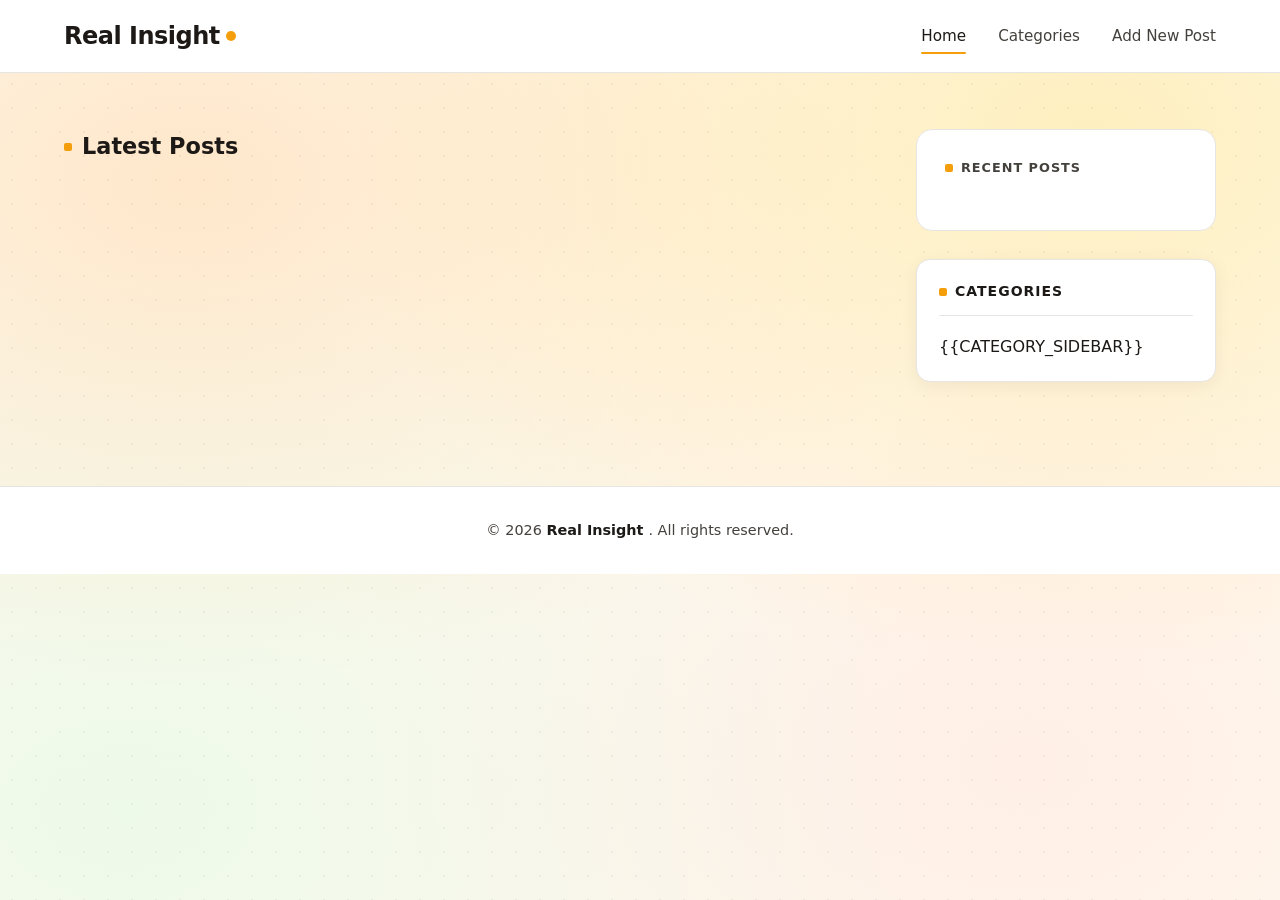
<file: index.html>
<!DOCTYPE html>
<html lang="en">
<head>
  <meta charset="UTF-8">
  <meta name="viewport" content="width=device-width, initial-scale=1.0">

  <title>Real Insight</title>

  <meta
    name="Real Insight delivers trending Nigerian news today, breaking news in Nigeria and latest entertainment news. Get the latest news in Nigeria and Nigeria newspaper headlines today in one trusted blog."
    content="Real Insight"
  >

  <link
    rel="stylesheet"
    href="/style.css"
  >

  <style>
    /* =========================================
       CATEGORY SIDEBAR
       ========================================= */

    .category-sidebar-list {
      display: flex;
      flex-direction: column;
      gap: 9px;
    }




    /*
     * Category rows
     */

    .category-sidebar-item {
      position: relative;

      display: flex;
      align-items: center;
      justify-content: space-between;
      gap: 14px;

      min-height: 48px;
      padding: 11px 12px 11px 17px;

      border-radius: 9px;

      background: #f5f5f4;
      color: #1c1917;

      text-decoration: none;

      font-size: 15px;
      font-weight: 700;

      overflow: hidden;

      transition:
        transform 0.2s ease,
        box-shadow 0.2s ease,
        background 0.2s ease;
    }


    /*
     * Colored accent
     */

    .category-sidebar-item::before {
      content: "";

      position: absolute;
      left: 0;
      top: 0;
      bottom: 0;

      width: 4px;

      background: #f59e0b;
    }

    .category-sidebar-item:nth-child(2)::before {
      background: #3b82f6;
    }

    .category-sidebar-item:nth-child(3)::before {
      background: #10b981;
    }

    .category-sidebar-item:nth-child(4)::before {
      background: #8b5cf6;
    }

    .category-sidebar-item:nth-child(5)::before {
      background: #ef4444;
    }

    .category-sidebar-item:nth-child(6)::before {
      background: #ec4899;
    }

    .category-sidebar-item:nth-child(7)::before {
      background: #14b8a6;
    }

    .category-sidebar-item:nth-child(8)::before {
      background: #f97316;
    }


    /*
     * Hover
     */

    .category-sidebar-item:hover {
      background: #fafaf9;

      transform: translateX(3px);

      box-shadow:
        0 4px 12px rgba(28, 25, 23, 0.08);
    }


    /*
     * Category name
     */

    .category-sidebar-item span:first-child {
      min-width: 0;
    }


    /*
     * Post count badge
     */

    .category-sidebar-item span:last-child {
      flex-shrink: 0;

      min-width: 28px;
      height: 24px;

      padding: 0 8px;

      display: inline-flex;
      align-items: center;
      justify-content: center;

      border-radius: 999px;

      background: #ffffff;
      color: #78716c;

      font-size: 12px;
      font-weight: 800;

      line-height: 1;
    }


    /*
     * Active category
     */

    .category-sidebar-item.active {
      background: #fef3c7;
      color: #92400e;

      box-shadow:
        0 3px 10px rgba(245, 158, 11, 0.12);
    }

    .category-sidebar-item.active span:last-child {
      background: #f59e0b;
      color: #1c1917;
    }


    /*
     * Categories widget
     */

    .sidebar .widget + .widget {
      margin-top: 28px;
    }

    .sidebar .widget:has(.category-sidebar-list) {
      padding: 22px;
      background: #ffffff;
      border: 1px solid #e7e5e4;
      border-radius: 14px;
      box-shadow: 0 4px 18px rgba(28, 25, 23, 0.06);
    }

    .sidebar .widget:has(.category-sidebar-list) .widget-title {
      margin: 0 0 18px;
      padding-bottom: 14px;

      border-bottom: 1px solid #e7e5e4;

      font-size: 14px;
      line-height: 1.3;
      font-weight: 700;
      color: #1c1917;
    }


    /*
     * Mobile
     */

    @media (max-width: 800px) {

      .sidebar .widget + .widget {
        margin-top: 24px;
      }

    }
  </style>

</head>

<body>

<header>

  <div class="nav-container">

    <a
      href="/"
      class="logo"
    >
      Real Insight<span class="logo-dot"></span>
    </a>

    <nav
      class="nav-links"
      id="navLinks"
    >

      <a
        href="/"
        class="active"
      >
        Home
      </a>

      <a href="/categories">
        Categories
      </a>

      <a href="/add-post">
        Add New Post
      </a>

    </nav>

    <button
      class="menu-toggle"
      id="menuToggle"
      aria-label="Toggle navigation"
      aria-expanded="false"
    >

      <span></span>
      <span></span>
      <span></span>

    </button>

  </div>

</header>


<main>

  <section class="home-container">

    


    <div class="content-layout">


      <section class="posts-section">

        <div class="section-heading">

          <h2>
            Latest Posts
          </h2>

        </div>


        <div
          class="post-list"
          id="postList"
        >

          <!-- POSTS_START -->
          <!-- POSTS_END -->

        </div>


        <div
          class="empty-state"
          id="emptyState"
          hidden
        >
          No posts have been published yet.
        </div>

      </section>



      <aside class="sidebar">


        <div class="widget">

          <h3 class="widget-title">
            Recent Posts
          </h3>


          <ul
            class="recent-list"
            id="recentPosts"
          >

            <!-- RECENT_POSTS_START -->
            <!-- RECENT_POSTS_END -->

          </ul>

        </div>



        <div class="widget">

          <h3 class="widget-title">
            Categories
          </h3>


          <div class="category-sidebar-list">

            {{CATEGORY_SIDEBAR}}

          </div>

        </div>


      </aside>


    </div>

  </section>

</main>


<footer>

  <p>

    &copy;

    <span id="currentYear"></span>

    <strong>
      Real Insight
    </strong>.

    All rights reserved.

  </p>

</footer>


<script src="/app.js"></script>

</body>

</html>
</file>
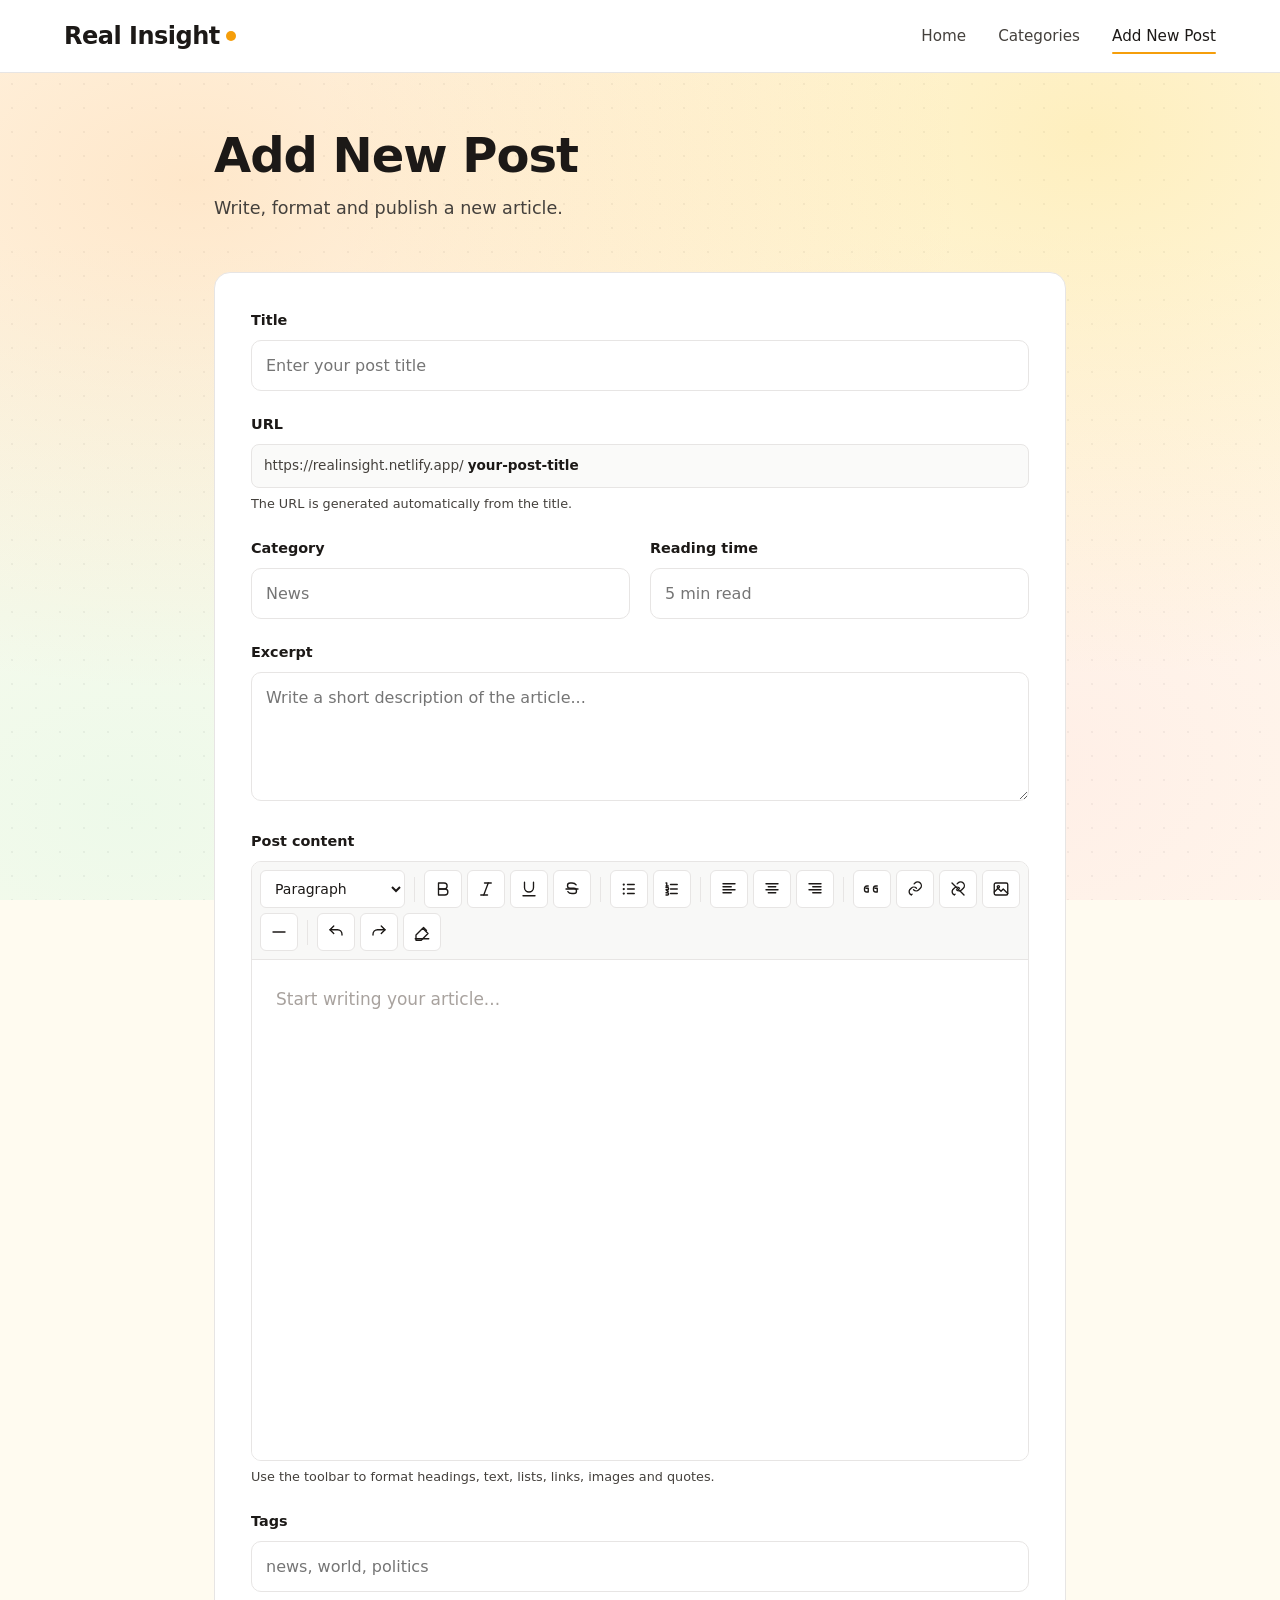
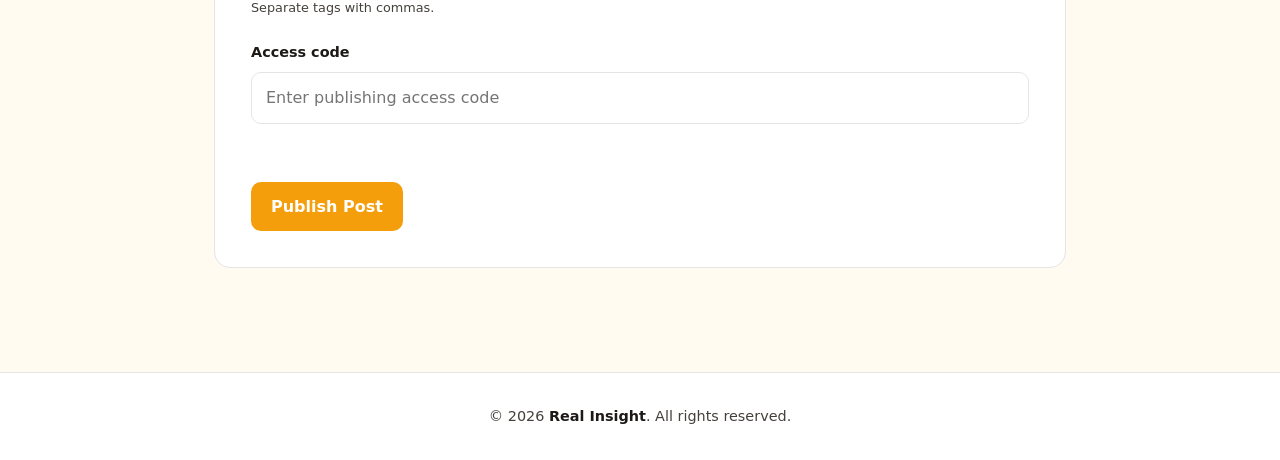
<file: add-post.html>
<!DOCTYPE html>
<html lang="en">
<head>
  <meta charset="UTF-8">
  <meta name="viewport" content="width=device-width, initial-scale=1.0">

  <title>Add New Post | Real Insight</title>

  <meta
    name="robots"
    content="noindex,nofollow"
  >

  <link rel="stylesheet" href="/style.css">
  <style>
  /* Editor toolbar icon fix */
  .editor-toolbar button {
    display: inline-flex;
    align-items: center;
    justify-content: center;
    flex: 0 0 auto;
    width: 38px;
    height: 38px;
    padding: 0;
    line-height: 1;
  }

  .editor-toolbar button svg {
    display: block;
    width: 18px;
    height: 18px;
    min-width: 18px;
    min-height: 18px;
    max-width: 18px;
    max-height: 18px;
    fill: none;
    stroke: currentColor;
    stroke-width: 1.8;
    stroke-linecap: round;
    stroke-linejoin: round;
    pointer-events: none;
  }

  .editor-toolbar button svg path,
  .editor-toolbar button svg line,
  .editor-toolbar button svg polyline,
  .editor-toolbar button svg polygon,
  .editor-toolbar button svg rect,
  .editor-toolbar button svg circle {
    fill: none;
    stroke: currentColor;
    stroke-width: 1.8;
    stroke-linecap: round;
    stroke-linejoin: round;
  }

  .editor-toolbar button svg circle[fill="currentColor"] {
    fill: currentColor;
    stroke: none;
  }

  .editor-toolbar button:hover svg,
  .editor-toolbar button:focus-visible svg {
    stroke: currentColor;
  }

  .editor-toolbar button:hover svg circle[fill="currentColor"],
  .editor-toolbar button:focus-visible svg circle[fill="currentColor"] {
    fill: currentColor;
  }
</style>
</head>

<body>

<header>
  <div class="nav-container">

    <a href="/" class="logo">
      Real Insight<span class="logo-dot"></span>
    </a>

    <nav class="nav-links" id="navLinks">

      <a href="/">
        Home
      </a>

      <a href="/categories">
        Categories
      </a>

      <a href="/add-post" class="active">
        Add New Post
      </a>

    </nav>

    <button
      class="menu-toggle"
      id="menuToggle"
      aria-label="Toggle navigation"
      aria-expanded="false"
    >
      <span></span>
      <span></span>
      <span></span>
    </button>

  </div>
</header>


<main>

  <section class="form-container">

    <div class="page-intro">

      <h1>
        Add New Post
      </h1>

      <p>
        Write, format and publish a new article.
      </p>

    </div>


    <form
      id="postForm"
      class="post-form"
      novalidate
    >

      <!-- TITLE -->

      <div class="form-group">

        <label for="title">
          Title
        </label>

        <input
          id="title"
          name="title"
          type="text"
          autocomplete="off"
          required
          placeholder="Enter your post title"
        >

      </div>


      <!-- SLUG -->

      <div class="form-group">

        <label>
          URL
        </label>

        <div class="slug-preview">

          <span>
            https://realinsight.netlify.app/
          </span>

          <strong id="slugPreview">
            your-post-title
          </strong>

        </div>

        <input
          id="slug"
          name="slug"
          type="hidden"
        >

        <small class="editor-help">
          The URL is generated automatically from the title.
        </small>

      </div>


      <!-- CATEGORY + READING TIME -->

      <div class="form-row">

        <div class="form-group">

          <label for="category">
            Category
          </label>

          <input
            id="category"
            name="category"
            type="text"
            required
            placeholder="News"
          >

        </div>


        <div class="form-group">

          <label for="readingTime">
            Reading time
          </label>

          <input
            id="readingTime"
            name="readingTime"
            type="text"
            placeholder="5 min read"
          >

        </div>

      </div>


      <!-- EXCERPT -->

      <div class="form-group">

        <label for="excerpt">
          Excerpt
        </label>

        <textarea
          id="excerpt"
          name="excerpt"
          rows="4"
          required
          placeholder="Write a short description of the article..."
        ></textarea>

      </div>


      <!-- CONTENT -->

      <div class="form-group">

        <label for="contentEditor">
          Post content
        </label>


        <div class="editor-wrapper">


          <!-- EDITOR TOOLBAR -->

          <div
            class="editor-toolbar"
            role="toolbar"
            aria-label="Post formatting"
          >

            <!-- TEXT STYLE -->

            <select
              id="formatBlock"
              aria-label="Text style"
              title="Text style"
            >

              <option value="p">
                Paragraph
              </option>

              <option value="h1">
                Heading 1
              </option>

              <option value="h2">
                Heading 2
              </option>

              <option value="h3">
                Heading 3
              </option>

              <option value="h4">
                Heading 4
              </option>

              <option value="h5">
                Heading 5
              </option>

              <option value="h6">
                Heading 6
              </option>

            </select>


            <span class="toolbar-separator"></span>


            <!-- TEXT FORMATTING -->

            <button
              type="button"
              data-command="bold"
              title="Bold"
              aria-label="Bold"
            >
              <svg viewBox="0 0 24 24" aria-hidden="true" focusable="false">
                <path d="M6 4h7.5a4 4 0 0 1 0 8H6z"></path>
                <path d="M6 12h8.5a4 4 0 0 1 0 8H6z"></path>
              </svg>
            </button>


            <button
              type="button"
              data-command="italic"
              title="Italic"
              aria-label="Italic"
            >
              <svg viewBox="0 0 24 24" aria-hidden="true" focusable="false">
                <path d="M19 4h-9"></path>
                <path d="M14 20H5"></path>
                <path d="M15 4 9 20"></path>
              </svg>
            </button>


            <button
              type="button"
              data-command="underline"
              title="Underline"
              aria-label="Underline"
            >
              <svg viewBox="0 0 24 24" aria-hidden="true" focusable="false">
                <path d="M6 3v7a6 6 0 0 0 12 0V3"></path>
                <path d="M4 21h16"></path>
              </svg>
            </button>


            <button
              type="button"
              data-command="strikeThrough"
              title="Strikethrough"
              aria-label="Strikethrough"
            >
              <svg viewBox="0 0 24 24" aria-hidden="true" focusable="false">
                <path d="M17.5 6.5C16.5 5 14.5 4 12 4H9.5C7.6 4 6 5.6 6 7.5S7.6 11 9.5 11h5c1.9 0 3.5 1.6 3.5 3.5S16.4 18 14.5 18H12c-2.5 0-4.5-1-5.5-2.5"></path>
                <path d="M4 12h16"></path>
              </svg>
            </button>


            <span class="toolbar-separator"></span>


            <!-- LISTS -->

            <button
              type="button"
              data-command="insertUnorderedList"
              title="Bulleted list"
              aria-label="Bulleted list"
            >
              <svg viewBox="0 0 24 24" aria-hidden="true" focusable="false">
                <circle cx="5" cy="6" r="1.5" fill="currentColor"></circle>
                <circle cx="5" cy="12" r="1.5" fill="currentColor"></circle>
                <circle cx="5" cy="18" r="1.5" fill="currentColor"></circle>
                <path d="M10 6h9"></path>
                <path d="M10 12h9"></path>
                <path d="M10 18h9"></path>
              </svg>
            </button>


            <button
              type="button"
              data-command="insertOrderedList"
              title="Numbered list"
              aria-label="Numbered list"
            >
              <svg viewBox="0 0 24 24" aria-hidden="true" focusable="false">
                <path d="M10 6h9"></path>
                <path d="M10 12h9"></path>
                <path d="M10 18h9"></path>
                <path d="M4 4h1v4"></path>
                <path d="M4 8h3"></path>
                <path d="M4 10h2a1.5 1.5 0 0 1 0 3H4l2 2h1"></path>
                <path d="M4 17h2a1.5 1.5 0 0 1 0 3H4"></path>
              </svg>
            </button>


            <span class="toolbar-separator"></span>


            <!-- ALIGNMENT -->

            <button
              type="button"
              data-command="justifyLeft"
              title="Align left"
              aria-label="Align left"
            >
              <svg viewBox="0 0 24 24" aria-hidden="true" focusable="false">
                <path d="M4 5h16"></path>
                <path d="M4 9h11"></path>
                <path d="M4 13h16"></path>
                <path d="M4 17h11"></path>
              </svg>
            </button>


            <button
              type="button"
              data-command="justifyCenter"
              title="Align center"
              aria-label="Align center"
            >
              <svg viewBox="0 0 24 24" aria-hidden="true" focusable="false">
                <path d="M4 5h16"></path>
                <path d="M7 9h10"></path>
                <path d="M4 13h16"></path>
                <path d="M7 17h10"></path>
              </svg>
            </button>


            <button
              type="button"
              data-command="justifyRight"
              title="Align right"
              aria-label="Align right"
            >
              <svg viewBox="0 0 24 24" aria-hidden="true" focusable="false">
                <path d="M4 5h16"></path>
                <path d="M9 9h11"></path>
                <path d="M4 13h16"></path>
                <path d="M9 17h11"></path>
              </svg>
            </button>


            <span class="toolbar-separator"></span>


            <!-- BLOCKQUOTE -->

            <button
              type="button"
              id="blockquoteButton"
              title="Blockquote"
              aria-label="Blockquote"
            >
              <svg viewBox="0 0 24 24" aria-hidden="true" focusable="false">
                <path d="M7 8H5a3 3 0 0 0-3 3v2a3 3 0 0 0 3 3h2v-5H4"></path>
                <path d="M19 8h-2a3 3 0 0 0-3 3v2a3 3 0 0 0 3 3h2v-5h-3"></path>
              </svg>
            </button>


            <!-- LINK -->

            <button
              type="button"
              id="linkButton"
              title="Insert link"
              aria-label="Insert link"
            >
              <svg viewBox="0 0 24 24" aria-hidden="true" focusable="false">
                <path d="M10 13a5 5 0 0 0 7.07.07l2-2a5 5 0 0 0-7.07-7.07l-1.15 1.15"></path>
                <path d="M14 11a5 5 0 0 0-7.07-.07l-2 2A5 5 0 0 0 7 20l1.15-1.15"></path>
              </svg>
            </button>


            <button
              type="button"
              data-command="unlink"
              title="Remove link"
              aria-label="Remove link"
            >
              <svg viewBox="0 0 24 24" aria-hidden="true" focusable="false">
                <path d="M10 13a5 5 0 0 0 7.07.07l2-2a5 5 0 0 0-7.07-7.07l-1.15 1.15"></path>
                <path d="M14 11a5 5 0 0 0-7.07-.07l-2 2A5 5 0 0 0 7 20l1.15-1.15"></path>
                <path d="M4 4l16 16"></path>
              </svg>
            </button>


            <!-- IMAGE -->

            <button
              type="button"
              id="imageButton"
              title="Insert image"
              aria-label="Insert image"
            >
              <svg viewBox="0 0 24 24" aria-hidden="true" focusable="false">
                <rect x="3" y="4" width="18" height="16" rx="2"></rect>
                <circle cx="8.5" cy="9" r="1.5"></circle>
                <path d="m3 16 5-5 4 4 3-3 6 6"></path>
              </svg>
            </button>


            <!-- HORIZONTAL RULE -->

            <button
              type="button"
              id="horizontalRuleButton"
              title="Horizontal line"
              aria-label="Horizontal line"
            >
              <svg viewBox="0 0 24 24" aria-hidden="true" focusable="false">
                <path d="M4 12h16"></path>
              </svg>
            </button>


            <span class="toolbar-separator"></span>


            <!-- UNDO / REDO -->

            <button
              type="button"
              id="undoButton"
              title="Undo"
              aria-label="Undo"
            >
              <svg viewBox="0 0 24 24" aria-hidden="true" focusable="false">
                <path d="M9 14 4 9l5-5"></path>
                <path d="M4 9h10a6 6 0 0 1 6 6v1"></path>
              </svg>
            </button>


            <button
              type="button"
              id="redoButton"
              title="Redo"
              aria-label="Redo"
            >
              <svg viewBox="0 0 24 24" aria-hidden="true" focusable="false">
                <path d="m15 14 5-5-5-5"></path>
                <path d="M20 9H10a6 6 0 0 0-6 6v1"></path>
              </svg>
            </button>


            <!-- CLEAR FORMATTING -->

            <button
              type="button"
              data-command="removeFormat"
              title="Clear formatting"
              aria-label="Clear formatting"
            >
              <svg viewBox="0 0 24 24" aria-hidden="true" focusable="false">
                <path d="m4 16 9-9 7 7-9 9H4z"></path>
                <path d="m14 6 4 4"></path>
                <path d="M3 21h18"></path>
              </svg>
            </button>

          </div>


          <!-- EDITOR -->

          <div
            id="contentEditor"
            class="rich-editor"
            contenteditable="true"
            role="textbox"
            aria-multiline="true"
            data-placeholder="Start writing your article..."
            spellcheck="true"
          ></div>

        </div>


        <!-- HIDDEN CONTENT -->

        <textarea
          id="content"
          name="content"
          hidden
        ></textarea>


        <small class="editor-help">
          Use the toolbar to format headings, text, lists, links, images and quotes.
        </small>

      </div>


      <!-- TAGS -->

      <div class="form-group">

        <label for="tags">
          Tags
        </label>

        <input
          id="tags"
          name="tags"
          type="text"
          placeholder="news, world, politics"
        >

        <small class="editor-help">
          Separate tags with commas.
        </small>

      </div>


      <!-- ACCESS CODE -->

      <div class="form-group">

        <label for="accessCode">
          Access code
        </label>

        <input
          id="accessCode"
          name="accessCode"
          type="password"
          required
          autocomplete="off"
          placeholder="Enter publishing access code"
        >

      </div>


      <div
        id="formMessage"
        class="form-message"
        role="status"
        aria-live="polite"
      ></div>


      <button
        type="submit"
        class="primary-button"
        id="publishButton"
      >
        Publish Post
      </button>

    </form>

  </section>

</main>


<footer>

  <p>
    &copy;
    <span id="currentYear"></span>
    <strong>Real Insight</strong>.
    All rights reserved.
  </p>

</footer>


<!-- IMAGE DIALOG -->

<dialog
  id="imageDialog"
  class="editor-dialog"
>

  <form method="dialog">

    <h2>
      Insert Image
    </h2>


    <div class="form-group">

      <label for="imageUrl">
        Image URL
      </label>

      <input
        id="imageUrl"
        type="url"
        placeholder="https://example.com/image.jpg"
        autocomplete="off"
      >

    </div>


    <div class="form-group">

      <label for="imageAlt">
        Alt text
      </label>

      <input
        id="imageAlt"
        type="text"
        placeholder="Describe the image"
        autocomplete="off"
      >

      <small class="editor-help">
        Describe what the image shows.
      </small>

    </div>


    <div class="editor-dialog-actions">

      <button
        type="button"
        id="cancelImageButton"
      >
        Cancel
      </button>

      <button
        type="button"
        id="insertImageButton"
      >
        Insert Image
      </button>

    </div>

  </form>

</dialog>


<script src="/app.js"></script>
<script src="/add-post.js"></script>

</body>
</html>
</file>
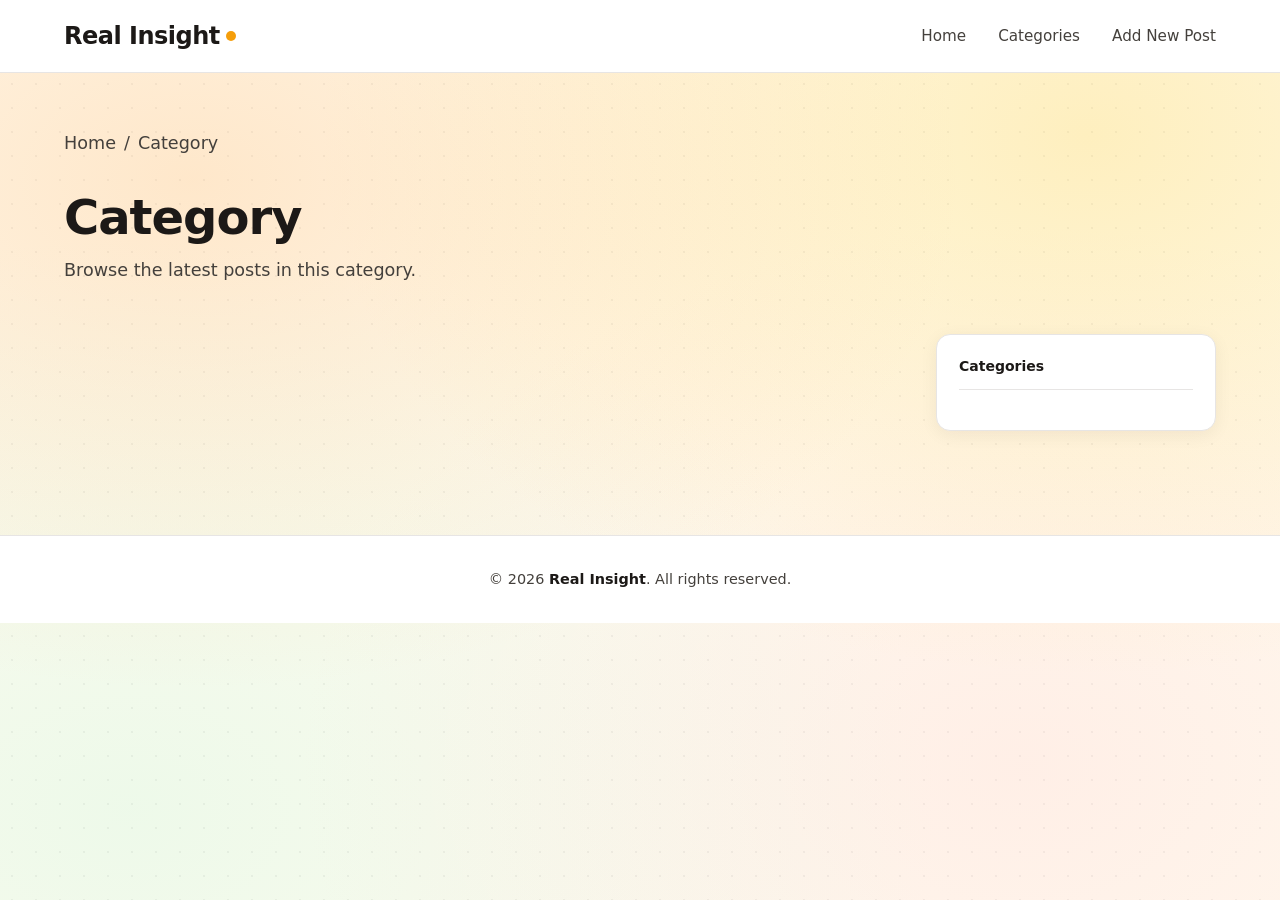
<file: categories.html>
<!DOCTYPE html>
<html lang="en">
<head>
  <meta charset="UTF-8">
  <meta name="viewport" content="width=device-width, initial-scale=1.0">

  <title id="pageTitle">Category | Real Insight</title>

  <meta
    name="description"
    id="pageDescription"
    content="Browse Real Insight posts by category."
  >

  <link rel="stylesheet" href="/style.css">
  <style>
  /* =========================================
     CATEGORY PAGE
     ========================================= */

  .category-layout {
    display: grid;
    grid-template-columns: minmax(0, 1fr) 280px;
    gap: 44px;
    align-items: start;
  }

  .category-posts {
    min-width: 0;
  }

  .category-sidebar {
    width: 100%;
  }

  /*
   * White sidebar card
   */

  .sidebar-section {
    padding: 22px;
    background: #ffffff;
    border: 1px solid #e7e5e4;
    border-radius: 14px;
    box-shadow: 0 4px 18px rgba(28, 25, 23, 0.06);
  }

  .sidebar-section h2 {
    margin: 0 0 18px;
    padding-bottom: 14px;

    border-bottom: 1px solid #e7e5e4;

    font-size: 14px;
    line-height: 1.3;
    font-weight: 700;
    color: #1c1917;
  }

  .category-sidebar-list {
    display: flex;
    flex-direction: column;
    gap: 9px;
  }

  /*
   * Category rows
   */

  .category-sidebar-item {
    position: relative;

    display: flex;
    align-items: center;
    justify-content: space-between;
    gap: 14px;

    min-height: 48px;
    padding: 11px 12px 11px 17px;

    border-radius: 9px;

    background: #f5f5f4;
    color: #1c1917;

    text-decoration: none;

    font-size: 15px;
    font-weight: 700;

    overflow: hidden;

    transition:
      transform 0.2s ease,
      box-shadow 0.2s ease,
      background 0.2s ease;
  }

  /*
   * Colored accent
   */

  .category-sidebar-item::before {
    content: "";

    position: absolute;
    left: 0;
    top: 0;
    bottom: 0;

    width: 4px;

    background: #f59e0b;
  }

  .category-sidebar-item:nth-child(2)::before {
    background: #3b82f6;
  }

  .category-sidebar-item:nth-child(3)::before {
    background: #10b981;
  }

  .category-sidebar-item:nth-child(4)::before {
    background: #8b5cf6;
  }

  .category-sidebar-item:nth-child(5)::before {
    background: #ef4444;
  }

  .category-sidebar-item:nth-child(6)::before {
    background: #ec4899;
  }

  .category-sidebar-item:nth-child(7)::before {
    background: #14b8a6;
  }

  .category-sidebar-item:nth-child(8)::before {
    background: #f97316;
  }

  /*
   * Hover
   */

  .category-sidebar-item:hover {
    background: #fafaf9;

    transform: translateX(3px);

    box-shadow:
      0 4px 12px rgba(28, 25, 23, 0.08);
  }

  /*
   * Category name
   */

  .category-sidebar-item span:first-child {
    min-width: 0;
  }

  /*
   * Post count badge
   */

  .category-sidebar-item span:last-child {
    flex-shrink: 0;

    min-width: 28px;
    height: 24px;

    padding: 0 8px;

    display: inline-flex;
    align-items: center;
    justify-content: center;

    border-radius: 999px;

    background: #ffffff;
    color: #78716c;

    font-size: 12px;
    font-weight: 800;

    line-height: 1;
  }

  /*
   * Active category
   */

  .category-sidebar-item.active {
    background: #fef3c7;
    color: #92400e;

    box-shadow:
      0 3px 10px rgba(245, 158, 11, 0.12);
  }

  .category-sidebar-item.active span:last-child {
    background: #f59e0b;
    color: #1c1917;
  }

  /*
   * Mobile
   */

  @media (max-width: 800px) {

    .category-layout {
      grid-template-columns: 1fr;
      gap: 32px;
    }

    .category-sidebar {
      order: 2;
    }

  }
</style>
</head>

<body>

<header>
  <div class="nav-container">

    <a href="/" class="logo">
      Real Insight<span class="logo-dot"></span>
    </a>

    <nav class="nav-links" id="navLinks">

      <a href="/">
        Home
      </a>

      <a href="/categories">
        Categories
      </a>

      <a href="/add-post">
        Add New Post
      </a>

    </nav>

    <button
      class="menu-toggle"
      id="menuToggle"
      aria-label="Toggle navigation"
      aria-expanded="false"
    >
      <span></span>
      <span></span>
      <span></span>
    </button>

  </div>
</header>


<main>

  <section class="home-container">

    <div class="page-intro">

      <p class="breadcrumb">
        <a href="/">Home</a>
        /
        <span>Category</span>
      </p>

      <h1 id="categoryTitle">
        Category
      </h1>

      <p id="categoryDescription">
        Browse the latest posts in this category.
      </p>

    </div>


    <div class="category-layout">

      <section class="category-posts">

        <div
  id="categoryPostList"
  class="post-list"
>
  <!-- CATEGORY_POSTS_START -->
  <!-- CATEGORY_POSTS_END -->
</div>

      </section>


      <aside class="category-sidebar">

        <div class="sidebar-section">

          <h2>
            Categories
          </h2>

          <div
  id="categorySidebar"
  class="category-sidebar-list"
>
  <!-- CATEGORY_SIDEBAR_START -->
  <!-- CATEGORY_SIDEBAR_END -->
</div>

        </div>

      </aside>

    </div>

  </section>

</main>


<footer>

  <p>
    &copy;
    <span id="currentYear"></span>
    <strong>Real Insight</strong>.
    All rights reserved.
  </p>

</footer>


<script src="/app.js"></script>

</body>
</html>
</file>
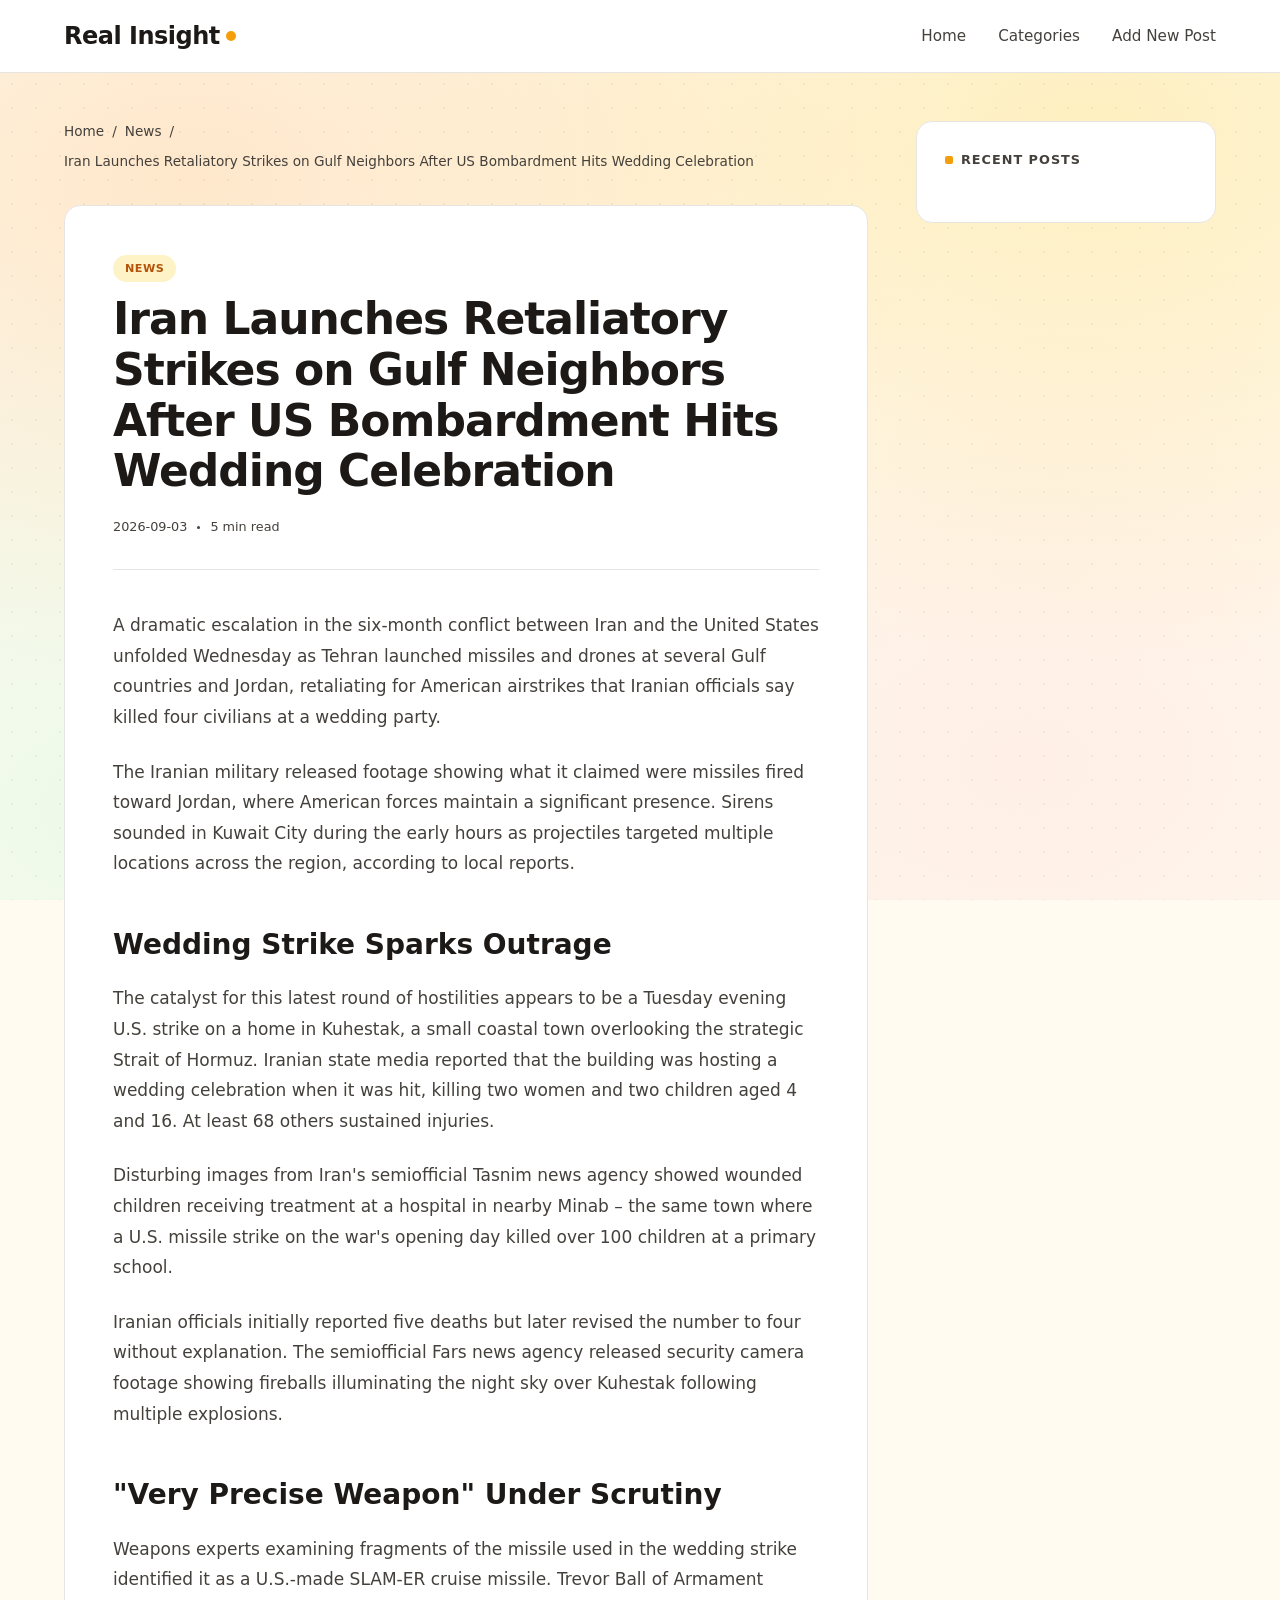
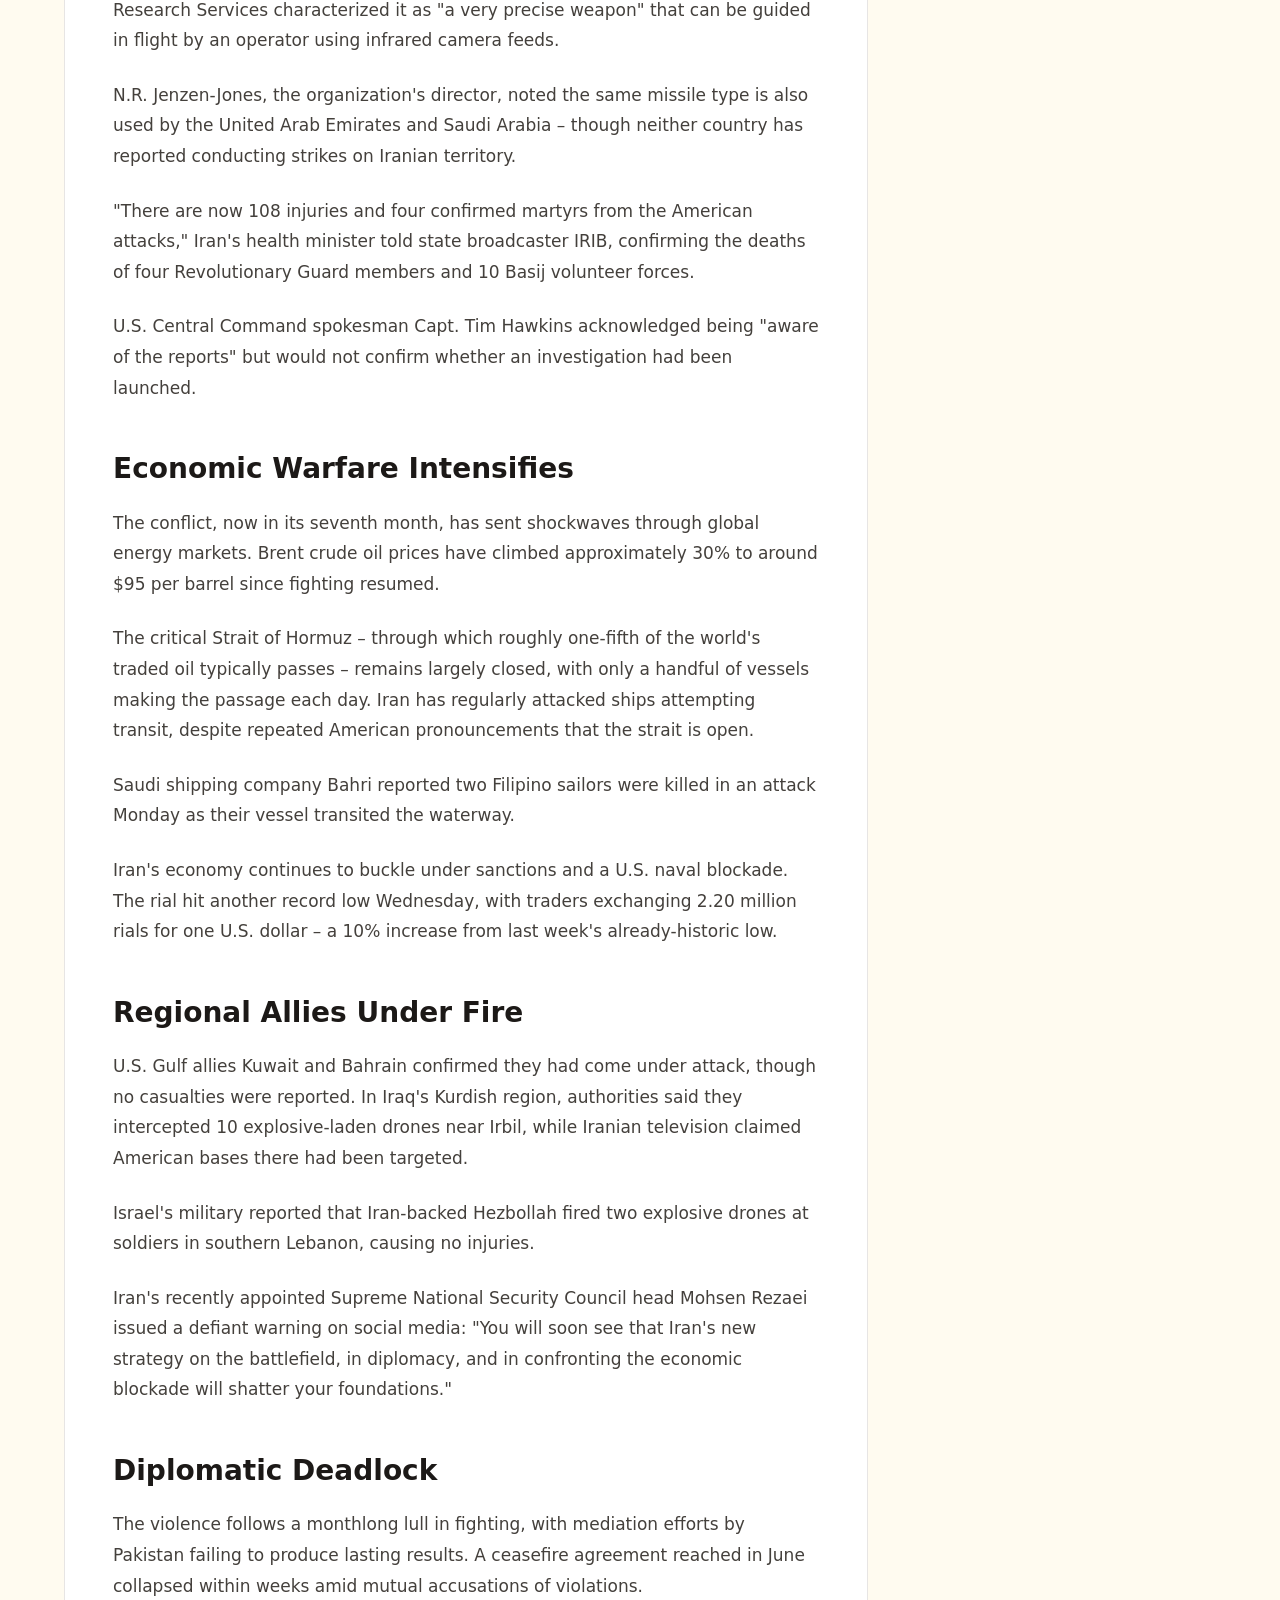
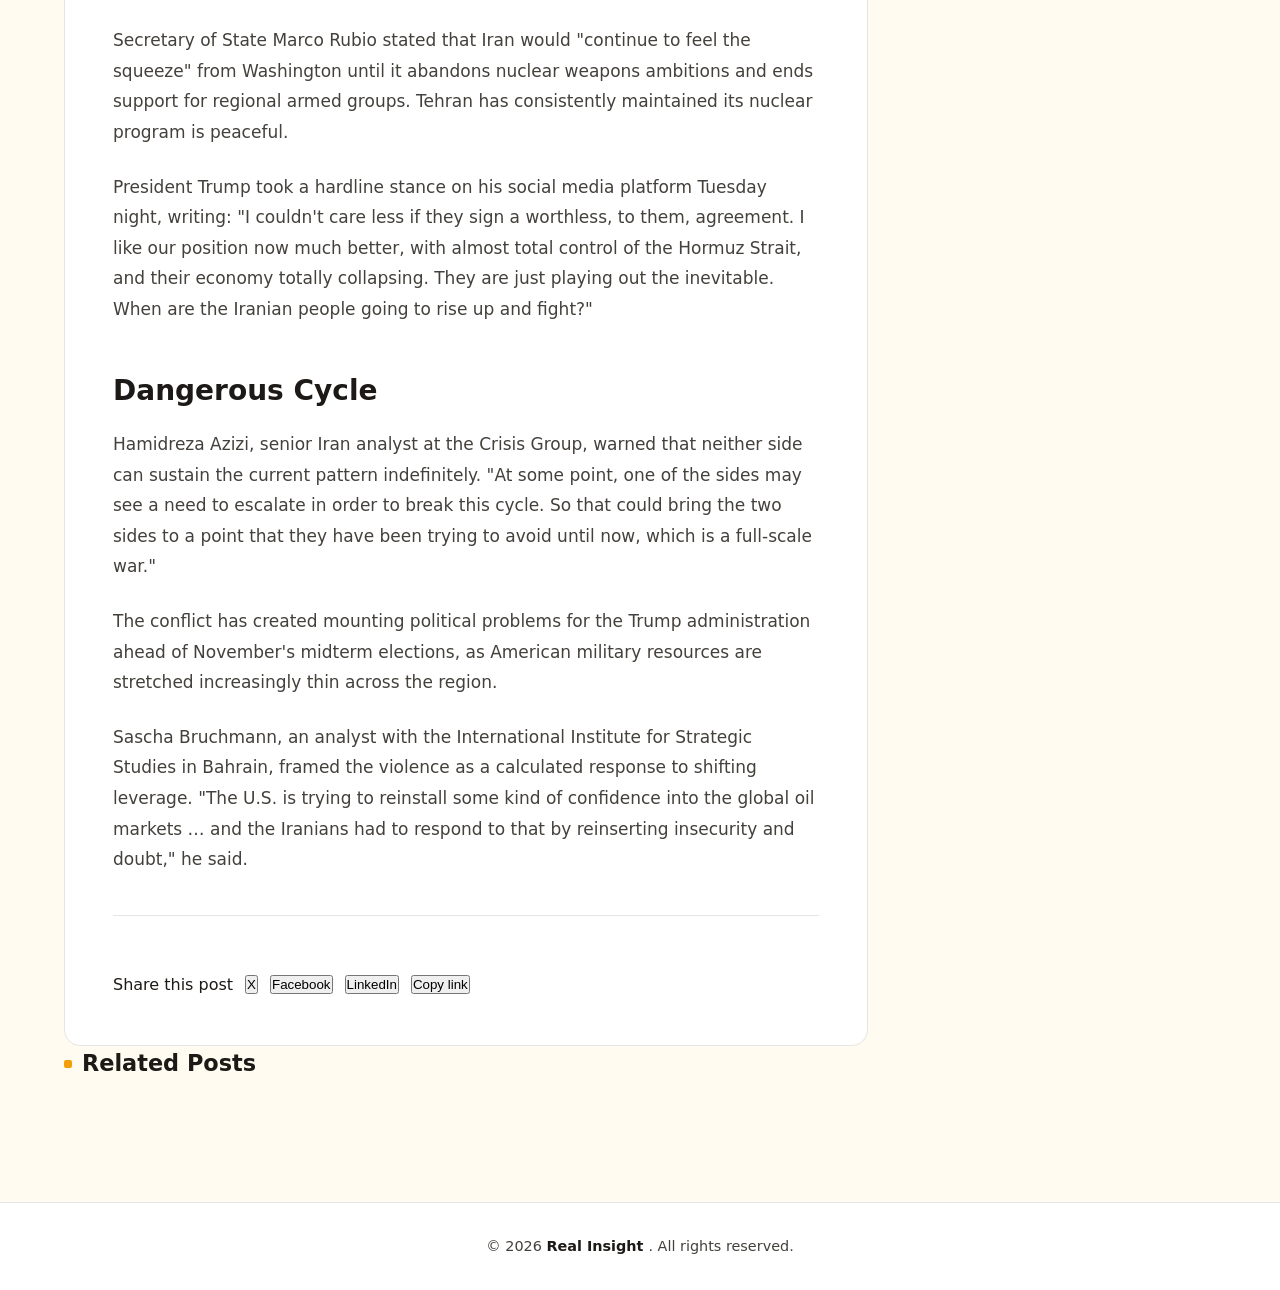
<file: iran-launches-retaliatory-strikes-on-gulf-neighbors-after-us-bombardment-hits-wedding-celebration.html>
<!DOCTYPE html>
<html lang="en">

<head>

  <meta charset="UTF-8">

  <meta
    name="viewport"
    content="width=device-width, initial-scale=1.0"
  >

  <title>Iran Launches Retaliatory Strikes on Gulf Neighbors After US Bombardment Hits Wedding Celebration | Real Insight</title>

  <meta
    name="description"
    content="A dramatic escalation in the six-month conflict between Iran and the United States unfolded Wednesday as Tehran launched missiles and drones at several Gulf countries and Jordan, retaliating for American airstrikes that Iranian officials say killed four civilians at a wedding party."
  >

  <link
    rel="canonical"
    href="https://realinsight.netlify.app/iran-launches-retaliatory-strikes-on-gulf-neighbors-after-us-bombardment-hits-wedding-celebration"
  >

  
<script
  type="application/json"
  id="realInsightPostData"
>{"slug":"iran-launches-retaliatory-strikes-on-gulf-neighbors-after-us-bombardment-hits-wedding-celebration","title":"Iran Launches Retaliatory Strikes on Gulf Neighbors After US Bombardment Hits Wedding Celebration","category":"News","date":"2026-09-03","readingTime":"5 min read","excerpt":"A dramatic escalation in the six-month conflict between Iran and the United States unfolded Wednesday as Tehran launched missiles and drones at several Gulf countries and Jordan, retaliating for American airstrikes that Iranian officials say killed four civilians at a wedding party.","tags":[]}</script>

  <link
    rel="stylesheet"
    href="/style.css"
  >

</head>


<body>


<header>

  <div class="nav-container">

    <a
      href="/"
      class="logo"
    >
      Real Insight<span class="logo-dot"></span>
    </a>


    <nav
      class="nav-links"
      id="navLinks"
    >

      <a href="/">
        Home
      </a>

      <a href="/categories">
        Categories
      </a>

      <a href="/add-post">
        Add New Post
      </a>

    </nav>


    <button
      class="menu-toggle"
      id="menuToggle"
      aria-label="Toggle navigation"
      aria-expanded="false"
    >

      <span></span>
      <span></span>
      <span></span>

    </button>

  </div>

</header>



<main>

  <div class="layout">


    <section class="main-content">


      <div class="breadcrumb">

        <a href="/">
          Home
        </a>

        <span>/</span>

        <a href="/categories">
          News
        </a>

        <span>/</span>

        <span>
          Iran Launches Retaliatory Strikes on Gulf Neighbors After US Bombardment Hits Wedding Celebration
        </span>

      </div>



      <article class="post">


        <header class="post-header">

          <div class="post-category">
            News
          </div>


          <h1>
            Iran Launches Retaliatory Strikes on Gulf Neighbors After US Bombardment Hits Wedding Celebration
          </h1>


          <div class="post-meta">

            <span>
              2026-09-03
            </span>

            <span class="dot"></span>

            <span>
              5 min read
            </span>

          </div>

        </header>



        <div class="post-content">

          <!-- REAL_INSIGHT_CONTENT_START -->

          <!-- REAL_INSIGHT_CONTENT_START -->
<p>A dramatic escalation in the six-month conflict between Iran and the United States unfolded Wednesday as Tehran launched missiles and drones at several Gulf countries and Jordan, retaliating for American airstrikes that Iranian officials say killed four civilians at a wedding party.</p><p>The Iranian military released footage showing what it claimed were missiles fired toward Jordan, where American forces maintain a significant presence. Sirens sounded in Kuwait City during the early hours as projectiles targeted multiple locations across the region, according to local reports.</p><h2 id="wedding-strike-sparks-outrage">Wedding Strike Sparks Outrage</h2><p>The catalyst for this latest round of hostilities appears to be a Tuesday evening U.S. strike on a home in Kuhestak, a small coastal town overlooking the strategic Strait of Hormuz. Iranian state media reported that the building was hosting a wedding celebration when it was hit, killing two women and two children aged 4 and 16. At least 68 others sustained injuries.</p><p>Disturbing images from Iran's semiofficial Tasnim news agency showed wounded children receiving treatment at a hospital in nearby Minab – the same town where a U.S. missile strike on the war's opening day killed over 100 children at a primary school.</p><p>Iranian officials initially reported five deaths but later revised the number to four without explanation. The semiofficial Fars news agency released security camera footage showing fireballs illuminating the night sky over Kuhestak following multiple explosions.</p><h2 id="-very-precise-weapon-under-scrutiny">"Very Precise Weapon" Under Scrutiny</h2><p>Weapons experts examining fragments of the missile used in the wedding strike identified it as a U.S.-made SLAM-ER cruise missile. Trevor Ball of Armament Research Services characterized it as "a very precise weapon" that can be guided in flight by an operator using infrared camera feeds.</p><p>N.R. Jenzen-Jones, the organization's director, noted the same missile type is also used by the United Arab Emirates and Saudi Arabia – though neither country has reported conducting strikes on Iranian territory.</p><p>"There are now 108 injuries and four confirmed martyrs from the American attacks," Iran's health minister told state broadcaster IRIB, confirming the deaths of four Revolutionary Guard members and 10 Basij volunteer forces.</p><p>U.S. Central Command spokesman Capt. Tim Hawkins acknowledged being "aware of the reports" but would not confirm whether an investigation had been launched.</p><h2 id="economic-warfare-intensifies">Economic Warfare Intensifies</h2><p>The conflict, now in its seventh month, has sent shockwaves through global energy markets. Brent crude oil prices have climbed approximately 30% to around $95 per barrel since fighting resumed.</p><p>The critical Strait of Hormuz – through which roughly one-fifth of the world's traded oil typically passes – remains largely closed, with only a handful of vessels making the passage each day. Iran has regularly attacked ships attempting transit, despite repeated American pronouncements that the strait is open.</p><p>Saudi shipping company Bahri reported two Filipino sailors were killed in an attack Monday as their vessel transited the waterway.</p><p>Iran's economy continues to buckle under sanctions and a U.S. naval blockade. The rial hit another record low Wednesday, with traders exchanging 2.20 million rials for one U.S. dollar – a 10% increase from last week's already-historic low.</p><h2 id="regional-allies-under-fire">Regional Allies Under Fire</h2><p>U.S. Gulf allies Kuwait and Bahrain confirmed they had come under attack, though no casualties were reported. In Iraq's Kurdish region, authorities said they intercepted 10 explosive-laden drones near Irbil, while Iranian television claimed American bases there had been targeted.</p><p>Israel's military reported that Iran-backed Hezbollah fired two explosive drones at soldiers in southern Lebanon, causing no injuries.</p><p>Iran's recently appointed Supreme National Security Council head Mohsen Rezaei issued a defiant warning on social media: "You will soon see that Iran's new strategy on the battlefield, in diplomacy, and in confronting the economic blockade will shatter your foundations."</p><h2 id="diplomatic-deadlock">Diplomatic Deadlock</h2><p>The violence follows a monthlong lull in fighting, with mediation efforts by Pakistan failing to produce lasting results. A ceasefire agreement reached in June collapsed within weeks amid mutual accusations of violations.</p><p>Secretary of State Marco Rubio stated that Iran would "continue to feel the squeeze" from Washington until it abandons nuclear weapons ambitions and ends support for regional armed groups. Tehran has consistently maintained its nuclear program is peaceful.</p><p>President Trump took a hardline stance on his social media platform Tuesday night, writing: "I couldn't care less if they sign a worthless, to them, agreement. I like our position now much better, with almost total control of the Hormuz Strait, and their economy totally collapsing. They are just playing out the inevitable. When are the Iranian people going to rise up and fight?"</p><h2 id="dangerous-cycle">Dangerous Cycle</h2><p>Hamidreza Azizi, senior Iran analyst at the Crisis Group, warned that neither side can sustain the current pattern indefinitely. "At some point, one of the sides may see a need to escalate in order to break this cycle. So that could bring the two sides to a point that they have been trying to avoid until now, which is a full-scale war."</p><p>The conflict has created mounting political problems for the Trump administration ahead of November's midterm elections, as American military resources are stretched increasingly thin across the region.</p><p>Sascha Bruchmann, an analyst with the International Institute for Strategic Studies in Bahrain, framed the violence as a calculated response to shifting leverage. "The U.S. is trying to reinstall some kind of confidence into the global oil markets … and the Iranians had to respond to that by reinserting insecurity and doubt," he said.</p>
<!-- REAL_INSIGHT_CONTENT_END -->

          <!-- REAL_INSIGHT_CONTENT_END -->

        </div>



        <div class="post-tags">

          

        </div>



        <div class="post-share">

          <span>
            Share this post
          </span>


          <button
            type="button"
            onclick="sharePost('twitter')"
          >
            X
          </button>


          <button
            type="button"
            onclick="sharePost('facebook')"
          >
            Facebook
          </button>


          <button
            type="button"
            onclick="sharePost('linkedin')"
          >
            LinkedIn
          </button>


          <button
            type="button"
            onclick="sharePost('copy')"
          >
            Copy link
          </button>

        </div>



      </article>



      <section class="related-posts">

        <div class="section-heading">

          <h2>
            Related Posts
          </h2>

        </div>


        <div class="related-grid">

          

        </div>

      </section>



      <nav
        class="post-navigation"
        aria-label="Post navigation"
      >

        

      </nav>


    </section>



    <aside class="sidebar">


      <div class="widget">

        <h3 class="widget-title">
          Recent Posts
        </h3>


        <ul class="recent-list">

          

        </ul>

      </div>


    </aside>


  </div>

</main>



<footer>

  <p>

    &copy;

    <span id="currentYear"></span>

    <strong>
      Real Insight
    </strong>.

    All rights reserved.

  </p>

</footer>



<script src="/app.js"></script>
<script src="/post.js"></script>


</body>

</html>
</file>
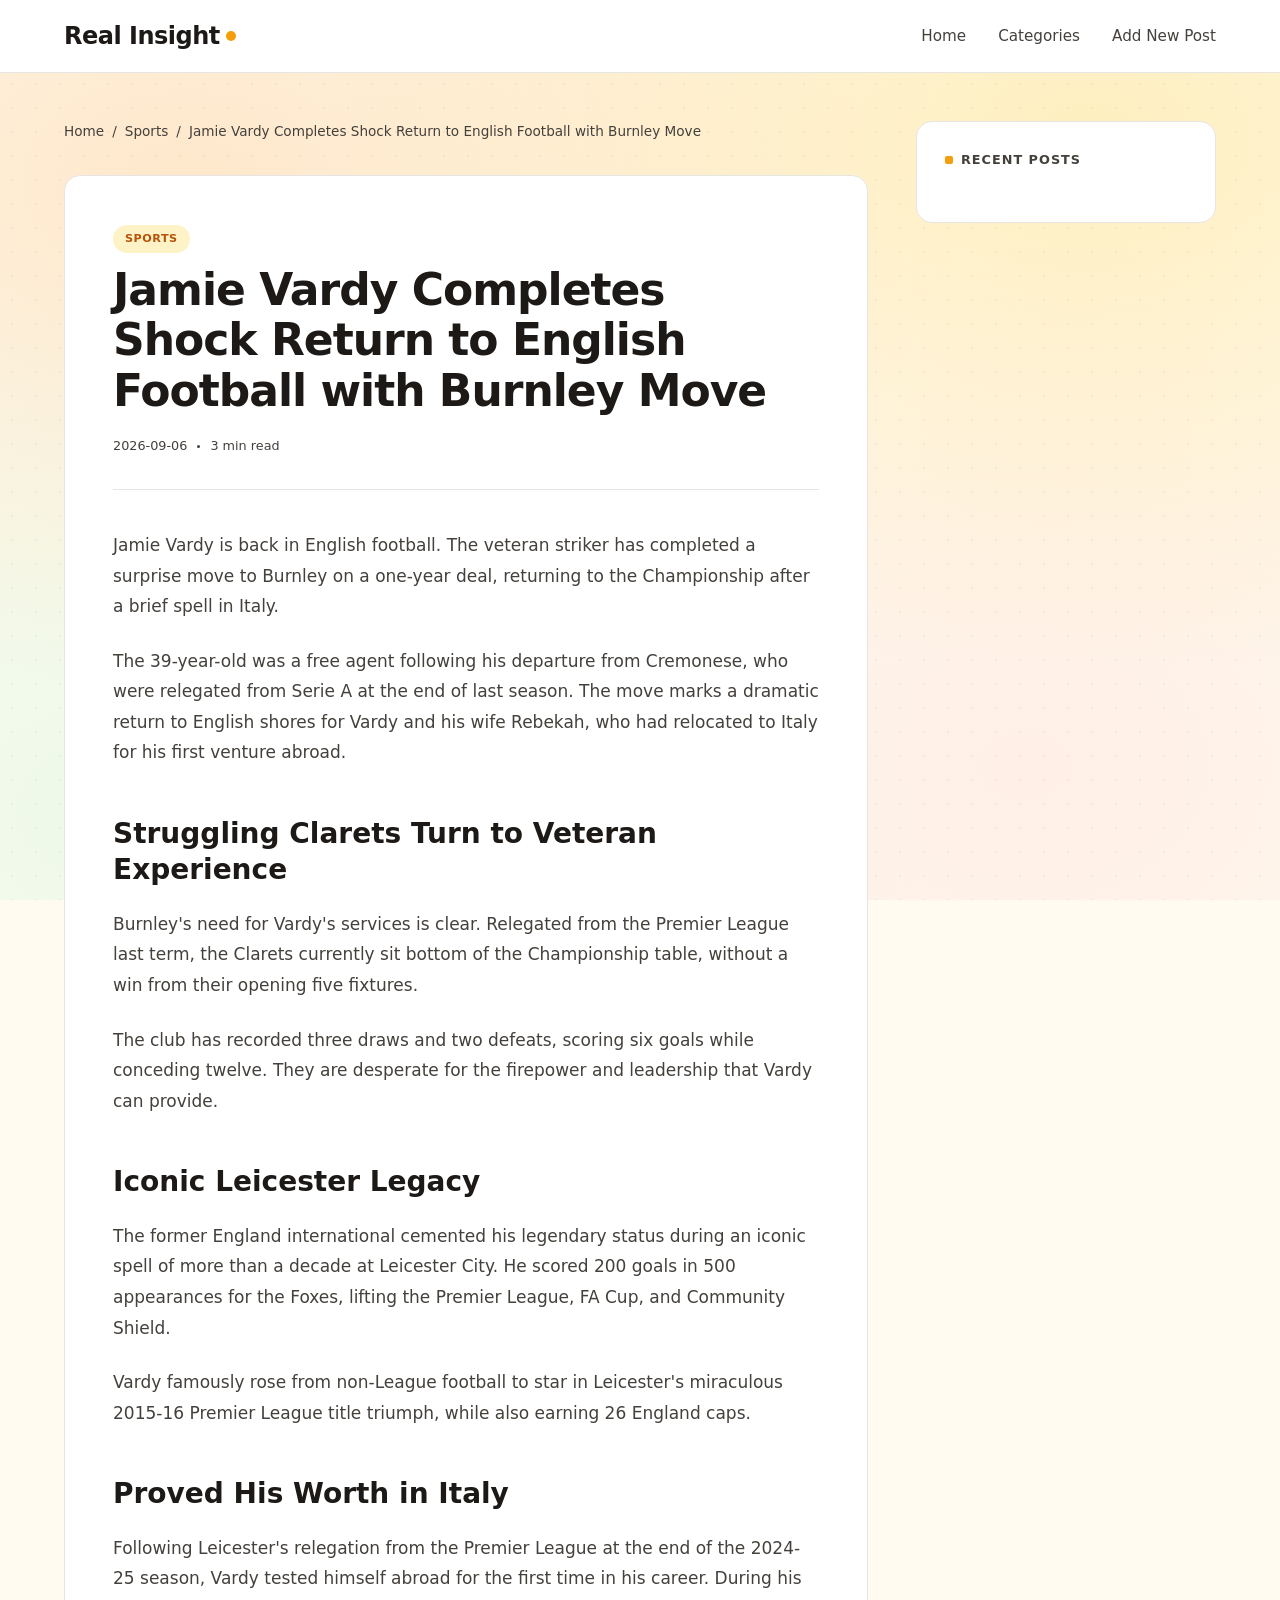
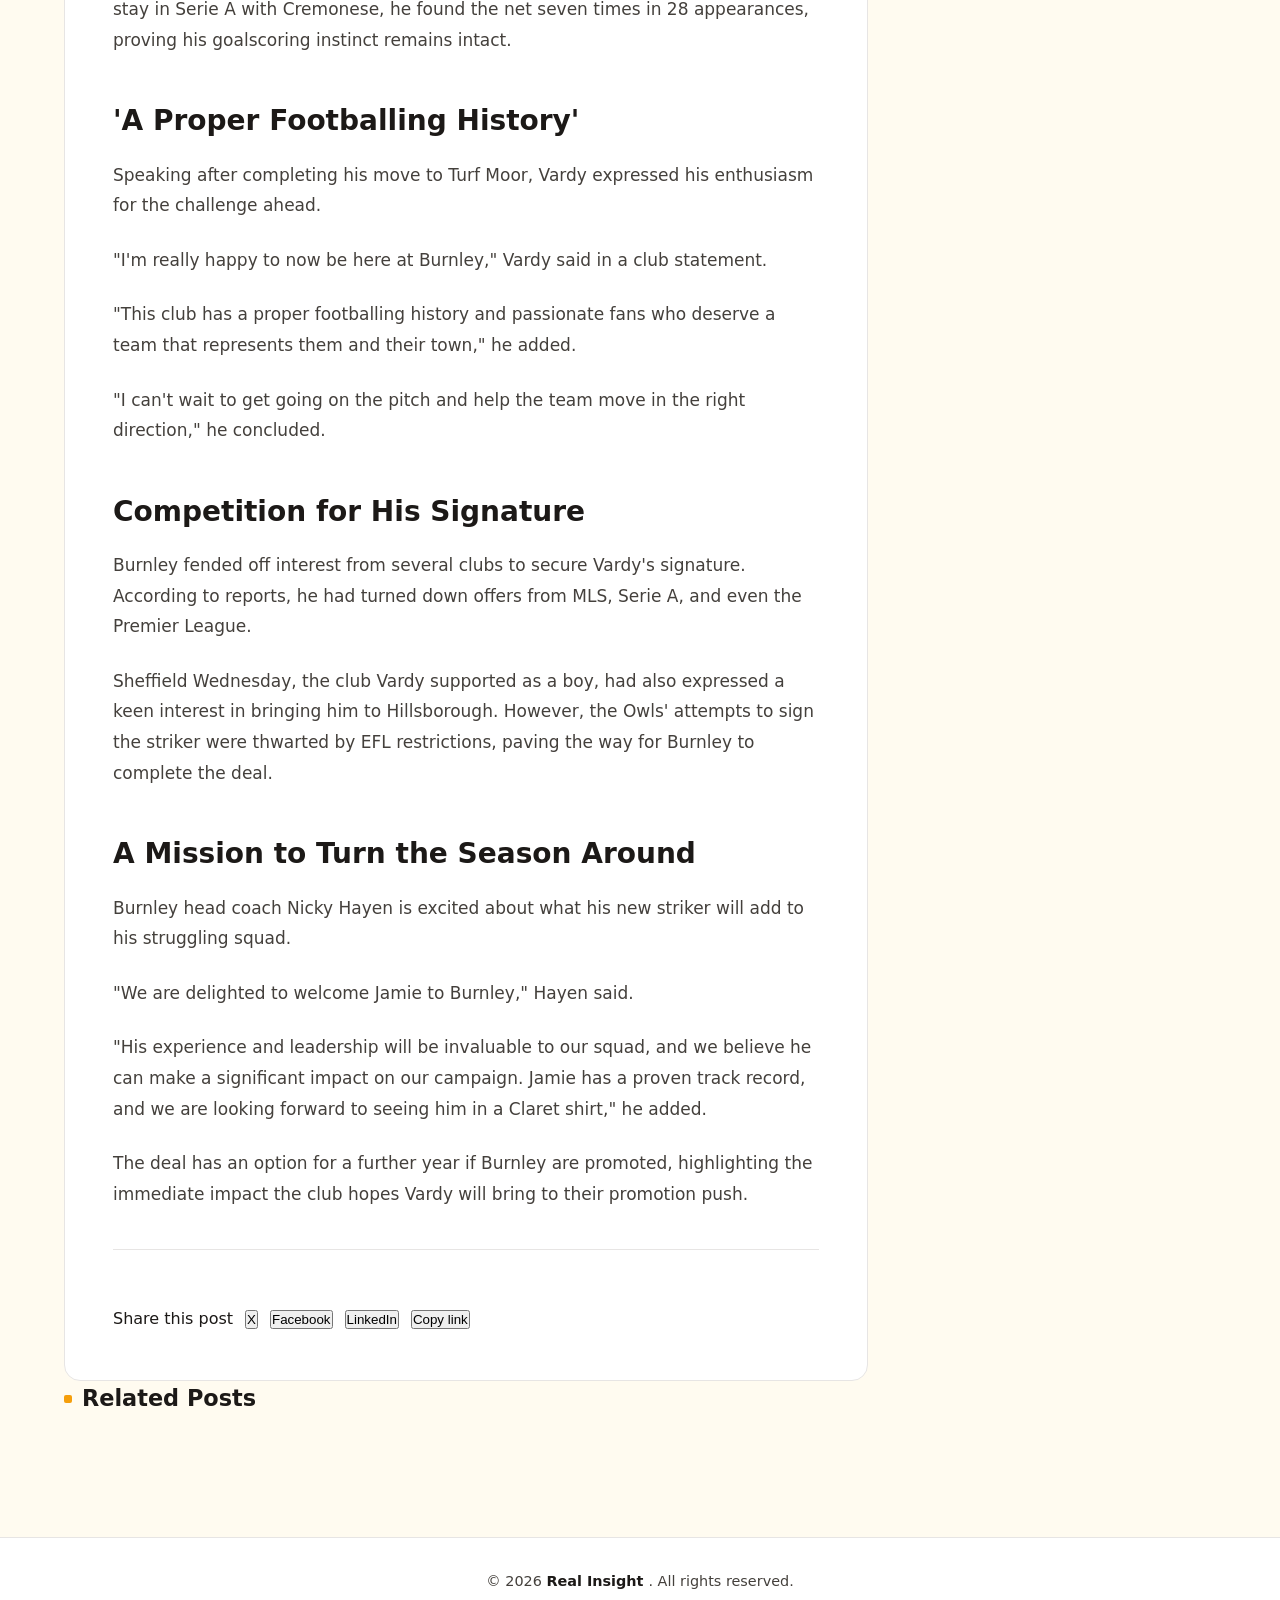
<file: jamie-vardy-completes-shock-return-to-english-football.html>
<!DOCTYPE html>
<html lang="en">

<head>

  <meta charset="UTF-8">

  <meta
    name="viewport"
    content="width=device-width, initial-scale=1.0"
  >

  <title>Jamie Vardy Completes Shock Return to English Football with Burnley Move | Real Insight</title>

  <meta
    name="description"
    content="Jamie Vardy is back in English football. The veteran striker has completed a surprise move to Burnley on a one-year deal, returning to the Championship after a brief spell in Italy."
  >

  <link
    rel="canonical"
    href="https://realinsight.netlify.app/jamie-vardy-completes-shock-return-to-english-football"
  >

  
<script
  type="application/json"
  id="realInsightPostData"
>{"slug":"jamie-vardy-completes-shock-return-to-english-football","title":"Jamie Vardy Completes Shock Return to English Football with Burnley Move","category":"Sports","date":"2026-09-06","publishedAt":"2026-09-06T22:10:34.437Z","readingTime":"3 min read","excerpt":"Jamie Vardy is back in English football. The veteran striker has completed a surprise move to Burnley on a one-year deal, returning to the Championship after a brief spell in Italy.","tags":[]}</script>

  <link
    rel="stylesheet"
    href="/style.css"
  >

</head>


<body>


<header>

  <div class="nav-container">

    <a
      href="/"
      class="logo"
    >
      Real Insight<span class="logo-dot"></span>
    </a>


    <nav
      class="nav-links"
      id="navLinks"
    >

      <a href="/">
        Home
      </a>

      <a href="/categories">
        Categories
      </a>

      <a href="/add-post">
        Add New Post
      </a>

    </nav>


    <button
      class="menu-toggle"
      id="menuToggle"
      aria-label="Toggle navigation"
      aria-expanded="false"
    >

      <span></span>
      <span></span>
      <span></span>

    </button>

  </div>

</header>



<main>

  <div class="layout">


    <section class="main-content">


      <div class="breadcrumb">

        <a href="/">
          Home
        </a>

        <span>/</span>

        <a href="/categories">
          Sports
        </a>

        <span>/</span>

        <span>
          Jamie Vardy Completes Shock Return to English Football with Burnley Move
        </span>

      </div>



      <article class="post">


        <header class="post-header">

          <div class="post-category">
            Sports
          </div>


          <h1>
            Jamie Vardy Completes Shock Return to English Football with Burnley Move
          </h1>


          <div class="post-meta">

            <span>
              2026-09-06
            </span>

            <span class="dot"></span>

            <span>
              3 min read
            </span>

          </div>

        </header>



        <div class="post-content">

          <!-- REAL_INSIGHT_CONTENT_START -->

          <!-- REAL_INSIGHT_CONTENT_START -->
<p>Jamie Vardy is back in English football. The veteran striker has completed a surprise move to Burnley on a one-year deal, returning to the Championship after a brief spell in Italy.</p><p>The 39-year-old was a free agent following his departure from Cremonese, who were relegated from Serie A at the end of last season. The move marks a dramatic return to English shores for Vardy and his wife Rebekah, who had relocated to Italy for his first venture abroad.</p><h2 id="struggling-clarets-turn-to-veteran-experience">Struggling Clarets Turn to Veteran Experience</h2><p>Burnley's need for Vardy's services is clear. Relegated from the Premier League last term, the Clarets currently sit bottom of the Championship table, without a win from their opening five fixtures.</p><p>The club has recorded three draws and two defeats, scoring six goals while conceding twelve. They are desperate for the firepower and leadership that Vardy can provide.</p><h2 id="iconic-leicester-legacy">Iconic Leicester Legacy</h2><p>The former England international cemented his legendary status during an iconic spell of more than a decade at Leicester City. He scored 200 goals in 500 appearances for the Foxes, lifting the Premier League, FA Cup, and Community Shield.</p><p>Vardy famously rose from non-League football to star in Leicester's miraculous 2015-16 Premier League title triumph, while also earning 26 England caps.</p><h2 id="proved-his-worth-in-italy">Proved His Worth in Italy</h2><p>Following Leicester's relegation from the Premier League at the end of the 2024-25 season, Vardy tested himself abroad for the first time in his career. During his stay in Serie A with Cremonese, he found the net seven times in 28 appearances, proving his goalscoring instinct remains intact.</p><h2 id="-a-proper-footballing-history-">'A Proper Footballing History'</h2><p>Speaking after completing his move to Turf Moor, Vardy expressed his enthusiasm for the challenge ahead.</p><p>"I'm really happy to now be here at Burnley," Vardy said in a club statement.</p><p>"This club has a proper footballing history and passionate fans who deserve a team that represents them and their town," he added.</p><p>"I can't wait to get going on the pitch and help the team move in the right direction," he concluded.</p><h2 id="competition-for-his-signature">Competition for His Signature</h2><p>Burnley fended off interest from several clubs to secure Vardy's signature. According to reports, he had turned down offers from MLS, Serie A, and even the Premier League.</p><p>Sheffield Wednesday, the club Vardy supported as a boy, had also expressed a keen interest in bringing him to Hillsborough. However, the Owls' attempts to sign the striker were thwarted by EFL restrictions, paving the way for Burnley to complete the deal.</p><h2 id="a-mission-to-turn-the-season-around">A Mission to Turn the Season Around</h2><p>Burnley head coach Nicky Hayen is excited about what his new striker will add to his struggling squad.</p><p>"We are delighted to welcome Jamie to Burnley," Hayen said.</p><p>"His experience and leadership will be invaluable to our squad, and we believe he can make a significant impact on our campaign. Jamie has a proven track record, and we are looking forward to seeing him in a Claret shirt," he added.</p><p>The deal has an option for a further year if Burnley are promoted, highlighting the immediate impact the club hopes Vardy will bring to their promotion push.</p>
<!-- REAL_INSIGHT_CONTENT_END -->

          <!-- REAL_INSIGHT_CONTENT_END -->

        </div>



        <div class="post-tags">

          

        </div>



        <div class="post-share">

          <span>
            Share this post
          </span>


          <button
            type="button"
            onclick="sharePost('twitter')"
          >
            X
          </button>


          <button
            type="button"
            onclick="sharePost('facebook')"
          >
            Facebook
          </button>


          <button
            type="button"
            onclick="sharePost('linkedin')"
          >
            LinkedIn
          </button>


          <button
            type="button"
            onclick="sharePost('copy')"
          >
            Copy link
          </button>

        </div>



      </article>



      <section class="related-posts">

        <div class="section-heading">

          <h2>
            Related Posts
          </h2>

        </div>


        <div class="related-grid">

          

        </div>

      </section>



      <nav
        class="post-navigation"
        aria-label="Post navigation"
      >

        

      </nav>


    </section>



    <aside class="sidebar">


      <div class="widget">

        <h3 class="widget-title">
          Recent Posts
        </h3>


        <ul class="recent-list">

          

        </ul>

      </div>


    </aside>


  </div>

</main>



<footer>

  <p>

    &copy;

    <span id="currentYear"></span>

    <strong>
      Real Insight
    </strong>.

    All rights reserved.

  </p>

</footer>



<script src="/app.js"></script>
<script src="/post.js"></script>


</body>

</html>
</file>
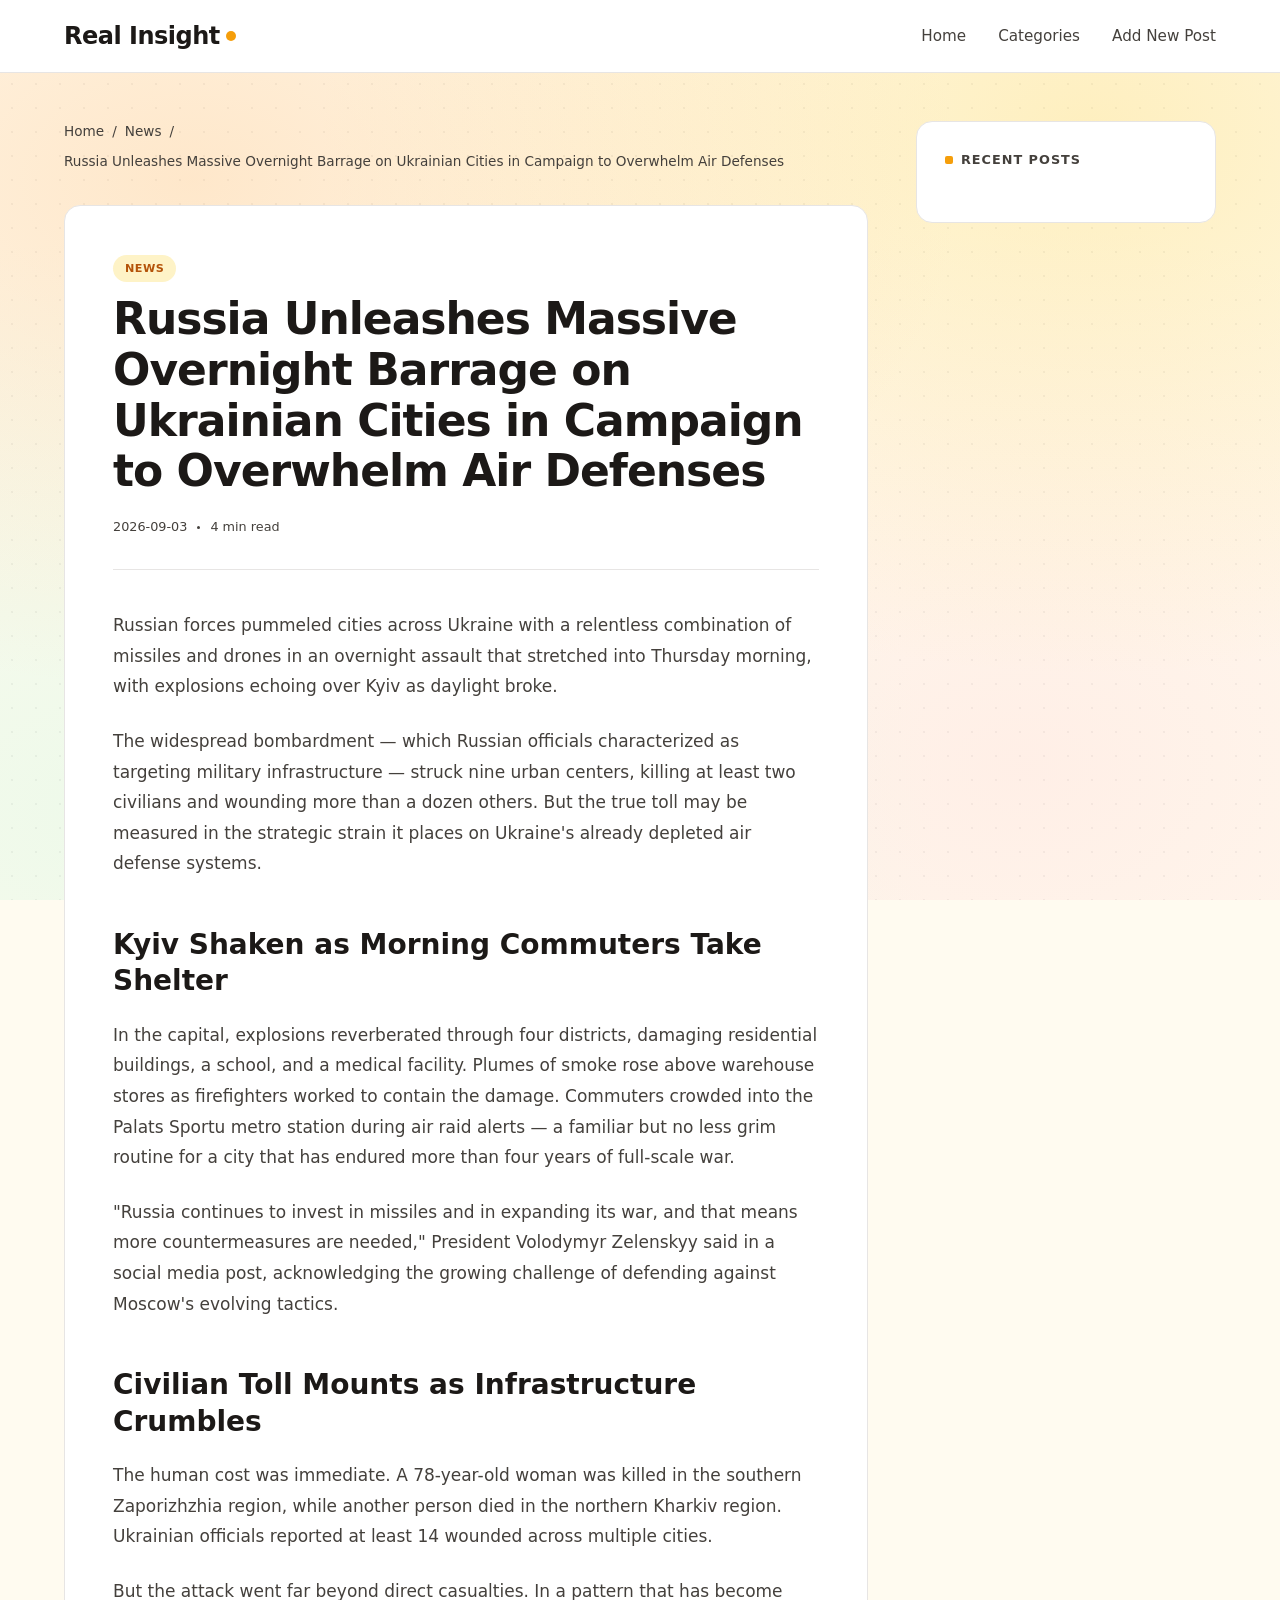
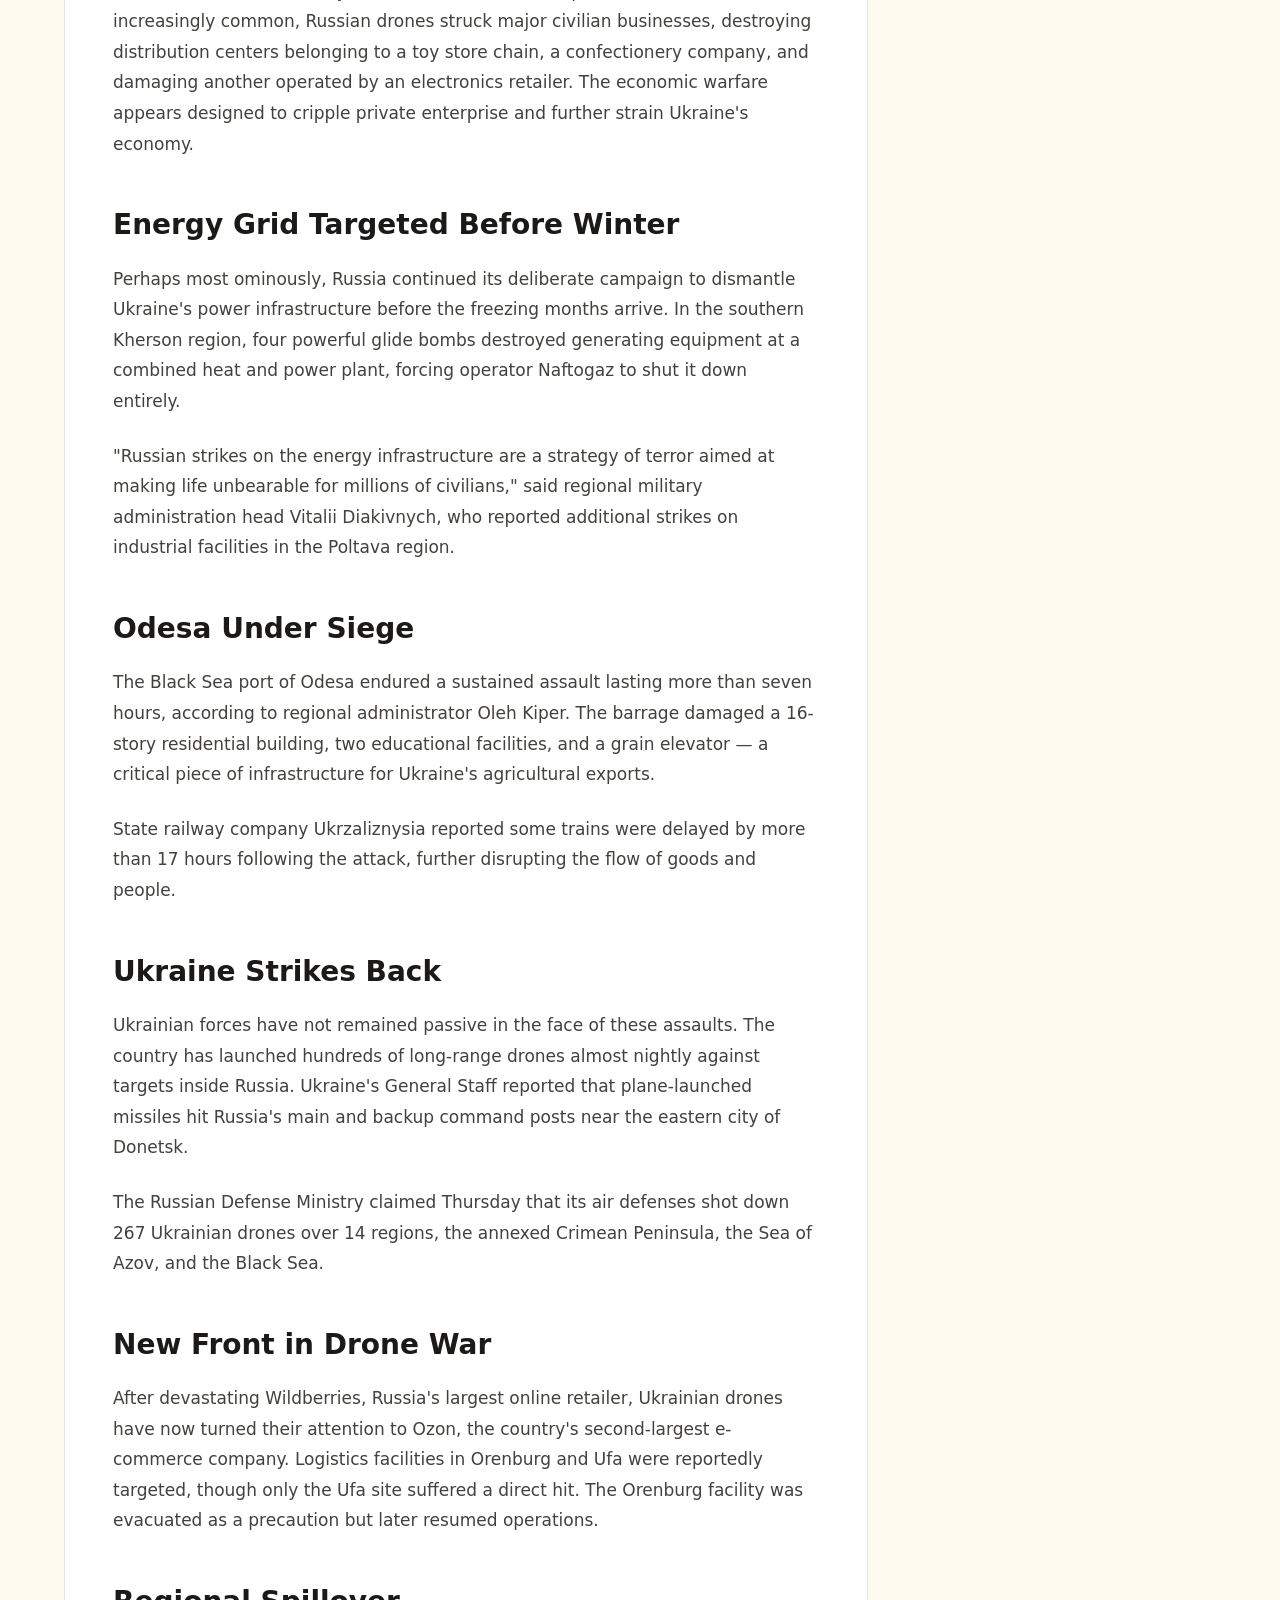
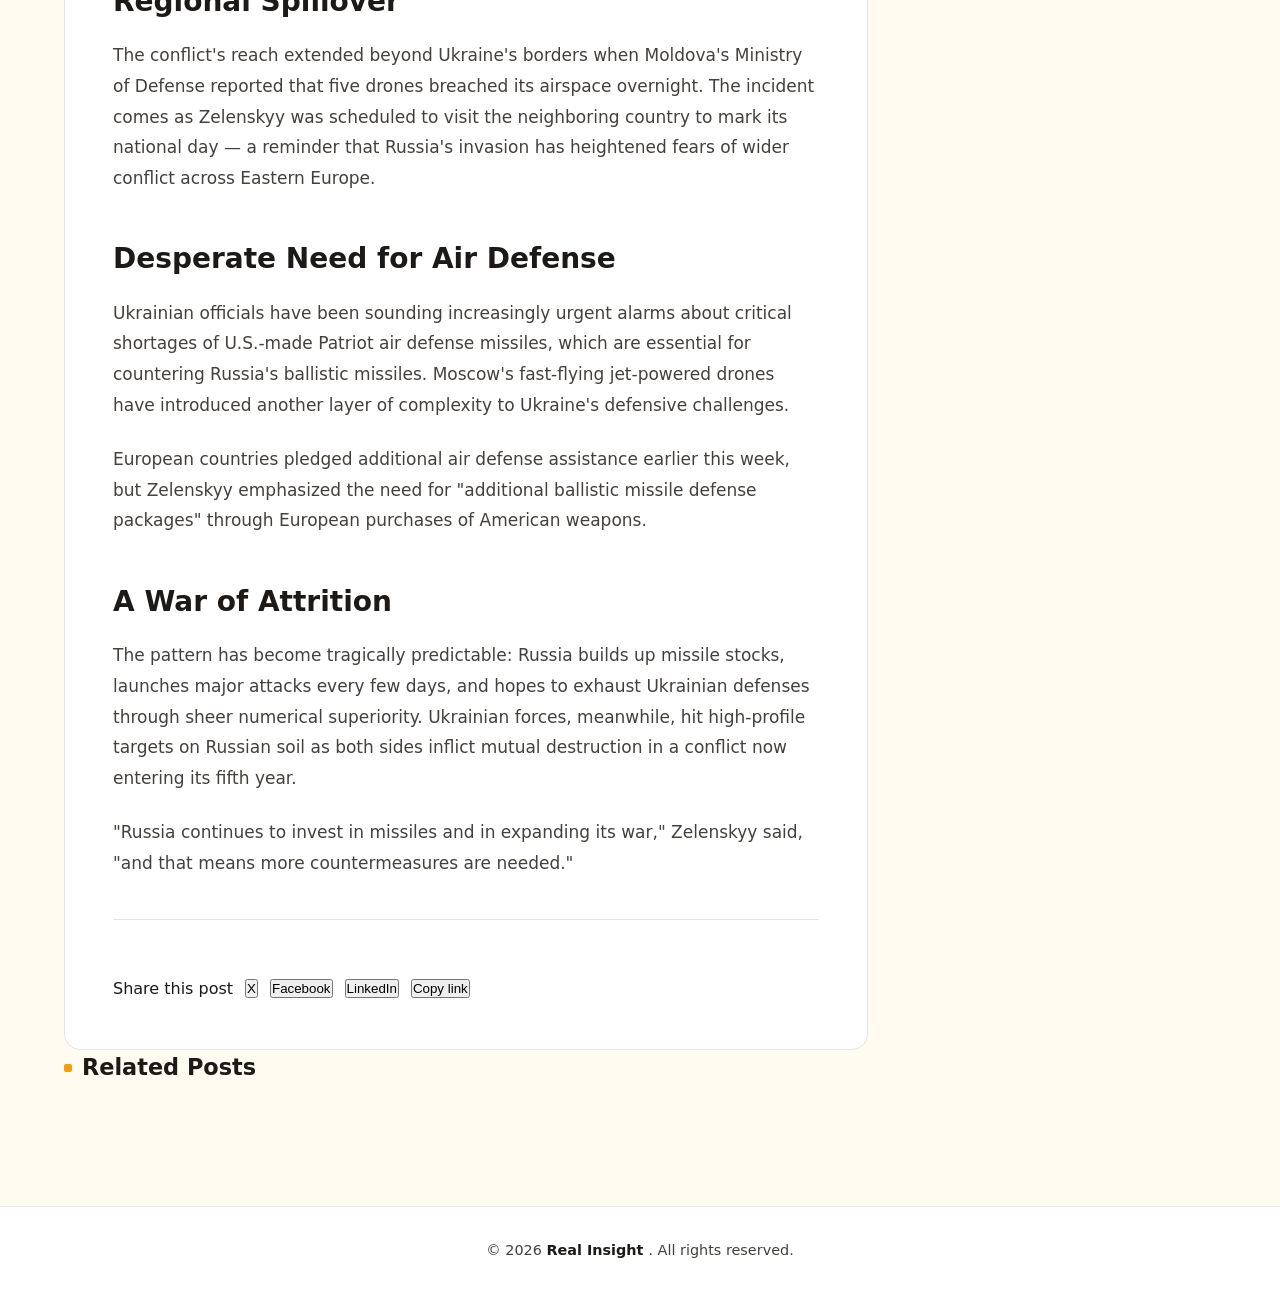
<file: russia-unleashes-massive-overnight-barrage-on-ukrainian-cities.html>
<!DOCTYPE html>
<html lang="en">

<head>

  <meta charset="UTF-8">

  <meta
    name="viewport"
    content="width=device-width, initial-scale=1.0"
  >

  <title>Russia Unleashes Massive Overnight Barrage on Ukrainian Cities in Campaign to Overwhelm Air Defenses | Real Insight</title>

  <meta
    name="description"
    content="Russian forces pummeled cities across Ukraine with a relentless combination of missiles and drones in an overnight assault that stretched into Thursday morning, with explosions echoing over Kyiv as daylight broke."
  >

  <link
    rel="canonical"
    href="https://realinsight.netlify.app/russia-unleashes-massive-overnight-barrage-on-ukrainian-cities"
  >

  
<script
  type="application/json"
  id="realInsightPostData"
>{"slug":"russia-unleashes-massive-overnight-barrage-on-ukrainian-cities","title":"Russia Unleashes Massive Overnight Barrage on Ukrainian Cities in Campaign to Overwhelm Air Defenses","category":"News","date":"2026-09-03","readingTime":"4 min read","excerpt":"Russian forces pummeled cities across Ukraine with a relentless combination of missiles and drones in an overnight assault that stretched into Thursday morning, with explosions echoing over Kyiv as daylight broke.","tags":[]}</script>

  <link
    rel="stylesheet"
    href="/style.css"
  >

</head>


<body>


<header>

  <div class="nav-container">

    <a
      href="/"
      class="logo"
    >
      Real Insight<span class="logo-dot"></span>
    </a>


    <nav
      class="nav-links"
      id="navLinks"
    >

      <a href="/">
        Home
      </a>

      <a href="/categories">
        Categories
      </a>

      <a href="/add-post">
        Add New Post
      </a>

    </nav>


    <button
      class="menu-toggle"
      id="menuToggle"
      aria-label="Toggle navigation"
      aria-expanded="false"
    >

      <span></span>
      <span></span>
      <span></span>

    </button>

  </div>

</header>



<main>

  <div class="layout">


    <section class="main-content">


      <div class="breadcrumb">

        <a href="/">
          Home
        </a>

        <span>/</span>

        <a href="/categories">
          News
        </a>

        <span>/</span>

        <span>
          Russia Unleashes Massive Overnight Barrage on Ukrainian Cities in Campaign to Overwhelm Air Defenses
        </span>

      </div>



      <article class="post">


        <header class="post-header">

          <div class="post-category">
            News
          </div>


          <h1>
            Russia Unleashes Massive Overnight Barrage on Ukrainian Cities in Campaign to Overwhelm Air Defenses
          </h1>


          <div class="post-meta">

            <span>
              2026-09-03
            </span>

            <span class="dot"></span>

            <span>
              4 min read
            </span>

          </div>

        </header>



        <div class="post-content">

          <!-- REAL_INSIGHT_CONTENT_START -->

          <!-- REAL_INSIGHT_CONTENT_START -->
<p>Russian forces pummeled cities across Ukraine with a relentless combination of missiles and drones in an overnight assault that stretched into Thursday morning, with explosions echoing over Kyiv as daylight broke.</p><p>The widespread bombardment — which Russian officials characterized as targeting military infrastructure — struck nine urban centers, killing at least two civilians and wounding more than a dozen others. But the true toll may be measured in the strategic strain it places on Ukraine's already depleted air defense systems.</p><h2 id="kyiv-shaken-as-morning-commuters-take-shelter">Kyiv Shaken as Morning Commuters Take Shelter</h2><p>In the capital, explosions reverberated through four districts, damaging residential buildings, a school, and a medical facility. Plumes of smoke rose above warehouse stores as firefighters worked to contain the damage. Commuters crowded into the Palats Sportu metro station during air raid alerts — a familiar but no less grim routine for a city that has endured more than four years of full-scale war.</p><p>"Russia continues to invest in missiles and in expanding its war, and that means more countermeasures are needed," President Volodymyr Zelenskyy said in a social media post, acknowledging the growing challenge of defending against Moscow's evolving tactics.</p><h2 id="civilian-toll-mounts-as-infrastructure-crumbles">Civilian Toll Mounts as Infrastructure Crumbles</h2><p>The human cost was immediate. A 78-year-old woman was killed in the southern Zaporizhzhia region, while another person died in the northern Kharkiv region. Ukrainian officials reported at least 14 wounded across multiple cities.</p><p>But the attack went far beyond direct casualties. In a pattern that has become increasingly common, Russian drones struck major civilian businesses, destroying distribution centers belonging to a toy store chain, a confectionery company, and damaging another operated by an electronics retailer. The economic warfare appears designed to cripple private enterprise and further strain Ukraine's economy.</p><h2 id="energy-grid-targeted-before-winter">Energy Grid Targeted Before Winter</h2><p>Perhaps most ominously, Russia continued its deliberate campaign to dismantle Ukraine's power infrastructure before the freezing months arrive. In the southern Kherson region, four powerful glide bombs destroyed generating equipment at a combined heat and power plant, forcing operator Naftogaz to shut it down entirely.</p><p>"Russian strikes on the energy infrastructure are a strategy of terror aimed at making life unbearable for millions of civilians," said regional military administration head Vitalii Diakivnych, who reported additional strikes on industrial facilities in the Poltava region.</p><h2 id="odesa-under-siege">Odesa Under Siege</h2><p>The Black Sea port of Odesa endured a sustained assault lasting more than seven hours, according to regional administrator Oleh Kiper. The barrage damaged a 16-story residential building, two educational facilities, and a grain elevator — a critical piece of infrastructure for Ukraine's agricultural exports.</p><p>State railway company Ukrzaliznysia reported some trains were delayed by more than 17 hours following the attack, further disrupting the flow of goods and people.</p><h2 id="ukraine-strikes-back">Ukraine Strikes Back</h2><p>Ukrainian forces have not remained passive in the face of these assaults. The country has launched hundreds of long-range drones almost nightly against targets inside Russia. Ukraine's General Staff reported that plane-launched missiles hit Russia's main and backup command posts near the eastern city of Donetsk.</p><p>The Russian Defense Ministry claimed Thursday that its air defenses shot down 267 Ukrainian drones over 14 regions, the annexed Crimean Peninsula, the Sea of Azov, and the Black Sea.</p><h2 id="new-front-in-drone-war">New Front in Drone War</h2><p>After devastating Wildberries, Russia's largest online retailer, Ukrainian drones have now turned their attention to Ozon, the country's second-largest e-commerce company. Logistics facilities in Orenburg and Ufa were reportedly targeted, though only the Ufa site suffered a direct hit. The Orenburg facility was evacuated as a precaution but later resumed operations.</p><h2 id="regional-spillover">Regional Spillover</h2><p>The conflict's reach extended beyond Ukraine's borders when Moldova's Ministry of Defense reported that five drones breached its airspace overnight. The incident comes as Zelenskyy was scheduled to visit the neighboring country to mark its national day — a reminder that Russia's invasion has heightened fears of wider conflict across Eastern Europe.</p><h2 id="desperate-need-for-air-defense">Desperate Need for Air Defense</h2><p>Ukrainian officials have been sounding increasingly urgent alarms about critical shortages of U.S.-made Patriot air defense missiles, which are essential for countering Russia's ballistic missiles. Moscow's fast-flying jet-powered drones have introduced another layer of complexity to Ukraine's defensive challenges.</p><p>European countries pledged additional air defense assistance earlier this week, but Zelenskyy emphasized the need for "additional ballistic missile defense packages" through European purchases of American weapons.</p><h2 id="a-war-of-attrition">A War of Attrition</h2><p>The pattern has become tragically predictable: Russia builds up missile stocks, launches major attacks every few days, and hopes to exhaust Ukrainian defenses through sheer numerical superiority. Ukrainian forces, meanwhile, hit high-profile targets on Russian soil as both sides inflict mutual destruction in a conflict now entering its fifth year.</p><p>"Russia continues to invest in missiles and in expanding its war," Zelenskyy said, "and that means more countermeasures are needed."</p>
<!-- REAL_INSIGHT_CONTENT_END -->

          <!-- REAL_INSIGHT_CONTENT_END -->

        </div>



        <div class="post-tags">

          

        </div>



        <div class="post-share">

          <span>
            Share this post
          </span>


          <button
            type="button"
            onclick="sharePost('twitter')"
          >
            X
          </button>


          <button
            type="button"
            onclick="sharePost('facebook')"
          >
            Facebook
          </button>


          <button
            type="button"
            onclick="sharePost('linkedin')"
          >
            LinkedIn
          </button>


          <button
            type="button"
            onclick="sharePost('copy')"
          >
            Copy link
          </button>

        </div>



      </article>



      <section class="related-posts">

        <div class="section-heading">

          <h2>
            Related Posts
          </h2>

        </div>


        <div class="related-grid">

          

        </div>

      </section>



      <nav
        class="post-navigation"
        aria-label="Post navigation"
      >

        

      </nav>


    </section>



    <aside class="sidebar">


      <div class="widget">

        <h3 class="widget-title">
          Recent Posts
        </h3>


        <ul class="recent-list">

          

        </ul>

      </div>


    </aside>


  </div>

</main>



<footer>

  <p>

    &copy;

    <span id="currentYear"></span>

    <strong>
      Real Insight
    </strong>.

    All rights reserved.

  </p>

</footer>



<script src="/app.js"></script>
<script src="/post.js"></script>


</body>

</html>
</file>
<file: style.css>
/* =========================================
   GLOBAL RESET
   ========================================= */

*, *::before, *::after {
  margin: 0;
  padding: 0;
  box-sizing: border-box;
}

:root {
  --warm-yellow: #F59E0B;
  --warm-yellow-soft: #FEF3C7;
  --light-black: #1C1917;
  --light-black-soft: #44403C;
  --surface: #FFFFFF;
  --border: #E7E5E4;
  --background: #FFFBF0;
  --radius: 16px;
  --transition: all 0.3s cubic-bezier(0.4, 0, 0.2, 1);
}

html {
  scroll-behavior: smooth;
}

body {
  font-family: Inter, system-ui, -apple-system, BlinkMacSystemFont, "Segoe UI", sans-serif;
  color: var(--light-black);
  line-height: 1.6;
  -webkit-font-smoothing: antialiased;
  background-color: var(--background);
  background-image:
    radial-gradient(at 15% 20%, rgba(253,186,116,.3) 0, transparent 50%),
    radial-gradient(at 85% 15%, rgba(252,211,77,.3) 0, transparent 50%),
    radial-gradient(at 80% 85%, rgba(254,202,202,.25) 0, transparent 50%),
    radial-gradient(at 10% 90%, rgba(167,243,208,.2) 0, transparent 50%),
    radial-gradient(circle, rgba(28,25,23,.06) 1.5px, transparent 1.5px);
  background-size:
    100% 100%,
    100% 100%,
    100% 100%,
    100% 100%,
    24px 24px;
  background-attachment: fixed;
  min-height: 100vh;
}

a {
  text-decoration: none;
  color: inherit;
}

img {
  max-width: 100%;
}


/* =========================================
   HEADER / NAVIGATION
   ========================================= */

header {
  background: #fff;
  border-bottom: 1px solid var(--border);
}

.nav-container {
  max-width: 1200px;
  margin: 0 auto;
  padding: 0 24px;
  height: 72px;
  display: flex;
  justify-content: space-between;
  align-items: center;
  position: relative;
}

.logo {
  font-size: 1.5rem;
  font-weight: 800;
  letter-spacing: -.5px;
  display: flex;
  align-items: center;
  gap: 6px;
}

.logo-dot {
  width: 10px;
  height: 10px;
  display: inline-block;
  background: var(--warm-yellow);
  border-radius: 50%;
}

.nav-links {
  display: flex;
  gap: 32px;
  align-items: center;
}

.nav-links a {
  font-size: .95rem;
  font-weight: 500;
  color: var(--light-black-soft);
  transition: var(--transition);
  position: relative;
  padding: 4px 0;
}

.nav-links a:hover,
.nav-links a.active {
  color: var(--light-black);
}

.nav-links a.active::after {
  content: "";
  position: absolute;
  bottom: -2px;
  left: 0;
  width: 100%;
  height: 2px;
  background: var(--warm-yellow);
  border-radius: 2px;
}

.menu-toggle {
  display: none;
  flex-direction: column;
  justify-content: center;
  gap: 5px;
  width: 28px;
  height: 28px;
  background: none;
  border: 0;
  cursor: pointer;
}

.menu-toggle span {
  display: block;
  width: 100%;
  height: 2px;
  background: var(--light-black);
  border-radius: 2px;
  transition: var(--transition);
}

.menu-toggle.active span:nth-child(1) {
  transform: translateY(7px) rotate(45deg);
}

.menu-toggle.active span:nth-child(2) {
  opacity: 0;
}

.menu-toggle.active span:nth-child(3) {
  transform: translateY(-7px) rotate(-45deg);
}


/* =========================================
   HOMEPAGE
   ========================================= */

.home-container {
  max-width: 1200px;
  margin: 0 auto;
  padding: 56px 24px;
}

.page-intro {
  max-width: 720px;
  margin-bottom: 48px;
}

.page-intro h1 {
  font-size: 3rem;
  line-height: 1.1;
  font-weight: 800;
  letter-spacing: -1px;
  margin-bottom: 12px;
}

.page-intro p {
  font-size: 1.1rem;
  color: var(--light-black-soft);
  line-height: 1.7;
}


/* =========================================
   CONTENT LAYOUT
   ========================================= */

.content-layout,
.layout {
  max-width: 1200px;
  margin: 0 auto;
  padding: 48px 24px;
  display: grid;
  grid-template-columns: 1fr 300px;
  gap: 48px;
  align-items: start;
}

.content-layout {
  max-width: none;
  padding: 0;
}

.section-heading h2,
.related-section h3 {
  display: flex;
  align-items: center;
  gap: 10px;
}

.section-heading h2 {
  font-size: 1.4rem;
  margin-bottom: 24px;
}

.section-heading h2::before,
.related-section h3::before,
.widget-title::before {
  content: "";
  width: 8px;
  height: 8px;
  background: var(--warm-yellow);
  border-radius: 2px;
  flex: 0 0 auto;
}


/* =========================================
   POST CARDS
   ========================================= */

.post-list {
  display: flex;
  flex-direction: column;
  gap: 20px;
}

.post-card {
  display: block;
  background: var(--surface);
  border: 1px solid var(--border);
  border-radius: var(--radius);
  padding: 28px;
  transition: var(--transition);
}

.post-card:hover,
.related-card:hover,
.post-nav-item:hover {
  border-color: var(--warm-yellow);
  transform: translateY(-2px);
}

.post-category {
  display: inline-block;
  background: var(--warm-yellow-soft);
  color: #B45309;
  padding: 5px 12px;
  border-radius: 20px;
  font-size: .7rem;
  font-weight: 600;
  text-transform: uppercase;
  letter-spacing: .5px;
  margin-bottom: 12px;
}

.post-card h3 {
  font-size: 1.35rem;
  line-height: 1.35;
  margin-bottom: 10px;
}

.post-card:hover h3 {
  color: var(--warm-yellow);
}

.excerpt {
  color: var(--light-black-soft);
  font-size: .95rem;
  line-height: 1.65;
  margin-bottom: 16px;
}

.post-meta,
.post-meta-inline {
  display: flex;
  align-items: center;
  gap: 10px;
  color: var(--light-black-soft);
  font-size: .8rem;
}

.post-meta-inline {
  font-size: .9rem;
  gap: 12px;
}

.dot {
  width: 3px;
  height: 3px;
  background: var(--light-black-soft);
  border-radius: 50%;
}


/* =========================================
   SIDEBAR
   ========================================= */

.sidebar {
  align-self: start;
}

.widget {
  background: var(--surface);
  border: 1px solid var(--border);
  border-radius: var(--radius);
  padding: 28px;
}

.widget-title {
  font-size: .8rem;
  font-weight: 700;
  text-transform: uppercase;
  letter-spacing: 1px;
  color: var(--light-black-soft);
  margin-bottom: 24px;
  display: flex;
  align-items: center;
  gap: 8px;
}

.recent-list {
  list-style: none;
}

.recent-list li {
  padding: 14px 0;
  border-bottom: 1px solid var(--border);
}

.recent-list li:first-child {
  padding-top: 0;
}

.recent-list li:last-child {
  border-bottom: 0;
  padding-bottom: 0;
}

.recent-list a {
  display: block;
  font-size: .92rem;
  font-weight: 500;
  line-height: 1.4;
  margin-bottom: 4px;
  transition: var(--transition);
}

.recent-list a:hover {
  color: var(--warm-yellow);
}

.recent-list .date {
  font-size: .78rem;
  color: var(--light-black-soft);
}


/* =========================================
   BREADCRUMBS
   ========================================= */

.breadcrumb {
  display: flex;
  align-items: center;
  gap: 8px;
  font-size: .85rem;
  color: var(--light-black-soft);
  margin-bottom: 32px;
  flex-wrap: wrap;
}

.breadcrumb a:hover {
  color: var(--warm-yellow);
}

.separator {
  color: var(--border);
}

.current {
  color: var(--light-black);
  font-weight: 500;
}


/* =========================================
   POST PAGE
   ========================================= */

article.post {
  background: var(--surface);
  border: 1px solid var(--border);
  border-radius: var(--radius);
  padding: 48px;
}

.post-header {
  margin-bottom: 40px;
  padding-bottom: 32px;
  border-bottom: 1px solid var(--border);
}

.post-header h1 {
  font-size: 2.75rem;
  font-weight: 800;
  line-height: 1.15;
  letter-spacing: -1px;
  margin-bottom: 20px;
}


/* =========================================
   POST CONTENT
   ========================================= */

.post-content {
  font-size: 1.0625rem;
  line-height: 1.8;
  color: var(--light-black-soft);
  overflow-wrap: break-word;
}

.post-content p {
  margin: 0 0 1.5rem;
}

.post-content p:last-child {
  margin-bottom: 0;
}

.post-content h2,
.post-content h3,
.post-content h4 {
  color: var(--light-black);
  font-weight: 700;
}

.post-content h2 {
  font-size: 1.75rem;
  line-height: 1.3;
  margin: 3rem 0 1.25rem;
}

.post-content h3 {
  font-size: 1.35rem;
  line-height: 1.4;
  margin: 2.25rem 0 1rem;
}

.post-content h4 {
  font-size: 1.15rem;
  line-height: 1.4;
  margin: 2rem 0 .75rem;
}

.post-content h2:first-child,
.post-content h3:first-child,
.post-content h4:first-child {
  margin-top: 0;
}

.post-content strong {
  color: var(--light-black);
  font-weight: 700;
}

.post-content em {
  font-style: italic;
}

.post-content u {
  text-decoration: underline;
  text-decoration-thickness: 1px;
  text-underline-offset: 3px;
}

.post-content s {
  text-decoration: line-through;
}

.post-content a {
  color: #B45309;
  text-decoration: underline;
  text-decoration-thickness: 1px;
  text-underline-offset: 3px;
}

.post-content a:hover {
  color: var(--warm-yellow);
}

.post-content ul,
.post-content ol {
  margin: 0 0 1.5rem;
  padding-left: 1.75rem;
}

.post-content ul {
  list-style-type: disc;
}

.post-content ol {
  list-style-type: decimal;
}

.post-content li {
  margin-bottom: .6rem;
  padding-left: .25rem;
}

.post-content li:last-child {
  margin-bottom: 0;
}

.post-content li::marker {
  color: var(--warm-yellow);
}

.post-content blockquote {
  margin: 2rem 0;
  padding: 20px 28px;
  background: var(--warm-yellow-soft);
  border-left: 4px solid var(--warm-yellow);
  border-radius: 0 12px 12px 0;
  color: var(--light-black);
  font-size: 1.1rem;
  line-height: 1.7;
}

.post-content blockquote p {
  margin-bottom: .75rem;
}

.post-content blockquote p:last-child {
  margin-bottom: 0;
}

.post-content blockquote cite {
  display: block;
  margin-top: 12px;
  font-size: .9rem;
  font-style: normal;
  color: var(--light-black-soft);
}

.post-content code {
  background: #F5F5F4;
  border: 1px solid var(--border);
  border-radius: 5px;
  padding: 2px 6px;
  font-family: Consolas, Monaco, monospace;
  font-size: .9em;
}

.post-content pre {
  margin: 2rem 0;
  padding: 20px;
  background: #1C1917;
  color: #fff;
  border-radius: 12px;
  overflow-x: auto;
  line-height: 1.6;
}

.post-content pre code {
  background: transparent;
  border: 0;
  padding: 0;
  color: inherit;
}

.post-content hr {
  border: 0;
  border-top: 1px solid var(--border);
  margin: 2.5rem 0;
}

.post-content img {
  display: block;
  max-width: 100%;
  height: auto;
  margin: 2rem auto;
  border-radius: 12px;
}

.post-content figure {
  margin: 2rem 0;
}

.post-content figcaption {
  margin-top: -1rem;
  text-align: center;
  color: var(--light-black-soft);
  font-size: .85rem;
}

.post-content table {
  width: 100%;
  border-collapse: collapse;
  margin: 2rem 0;
  font-size: .95rem;
  overflow: hidden;
}

.post-content th,
.post-content td {
  border: 1px solid var(--border);
  padding: 12px 14px;
  text-align: left;
}

.post-content th {
  background: var(--warm-yellow-soft);
  color: var(--light-black);
  font-weight: 700;
}

.post-content tr:nth-child(even) td {
  background: #FFFCF5;
}

.post-content .lead {
  font-size: 1.25rem;
  line-height: 1.7;
  color: var(--light-black);
  margin-bottom: 2rem;
}


/* =========================================
   POST TAGS
   ========================================= */

.post-tags {
  display: flex;
  align-items: center;
  gap: 10px;
  flex-wrap: wrap;
  margin-top: 40px;
  padding-top: 32px;
  border-top: 1px solid var(--border);
}

.post-tags-label {
  font-size: .85rem;
  font-weight: 600;
  margin-right: 4px;
}

.tag {
  background: var(--surface);
  border: 1px solid var(--border);
  color: var(--light-black-soft);
  padding: 6px 14px;
  border-radius: 20px;
  font-size: .8rem;
}

.tag:hover {
  border-color: var(--warm-yellow);
  color: var(--warm-yellow);
}


/* =========================================
   SOCIAL SHARE
   ========================================= */

.post-share {
  display: flex;
  align-items: center;
  gap: 12px;
  margin-top: 24px;
}

.share-label {
  font-size: .85rem;
  font-weight: 600;
}

.share-btn {
  width: 38px;
  height: 38px;
  border-radius: 50%;
  background: var(--surface);
  border: 1px solid var(--border);
  display: flex;
  align-items: center;
  justify-content: center;
  color: var(--light-black-soft);
  cursor: pointer;
  transition: var(--transition);
}

.share-btn:hover {
  background: var(--warm-yellow);
  border-color: var(--warm-yellow);
  color: #fff;
  transform: translateY(-2px);
}


/* =========================================
   RELATED POSTS
   ========================================= */

.related-section {
  margin-top: 48px;
}

.related-section h3 {
  font-size: 1.25rem;
  margin-bottom: 20px;
}

.related-grid {
  display: grid;
  grid-template-columns: repeat(2, 1fr);
  gap: 16px;
}

.related-card,
.post-nav-item {
  background: var(--surface);
  border: 1px solid var(--border);
  border-radius: var(--radius);
  padding: 24px;
  transition: var(--transition);
}

.related-card h4 {
  font-size: 1.05rem;
  line-height: 1.4;
  margin-bottom: 8px;
}

.related-card .date {
  font-size: .8rem;
  color: var(--light-black-soft);
}


/* =========================================
   POST NAVIGATION
   ========================================= */

.post-nav {
  display: grid;
  grid-template-columns: 1fr 1fr;
  gap: 16px;
  margin-top: 32px;
}

.post-nav-item {
  display: flex;
  flex-direction: column;
  gap: 8px;
}

.post-nav-item.next {
  text-align: right;
  align-items: flex-end;
}

.post-nav-label {
  font-size: .75rem;
  text-transform: uppercase;
  letter-spacing: 1px;
  color: var(--light-black-soft);
  font-weight: 600;
}

.post-nav-title {
  font-size: 1rem;
  font-weight: 600;
  line-height: 1.4;
}


/* =========================================
   FOOTER
   ========================================= */

footer {
  background: #fff;
  border-top: 1px solid var(--border);
  padding: 32px 24px;
  text-align: center;
  font-size: .9rem;
  color: var(--light-black-soft);
  margin-top: 48px;
}

footer strong {
  color: var(--light-black);
}


/* =========================================
   EMPTY / NOT FOUND
   ========================================= */

.empty-state,
.not-found {
  background: var(--surface);
  border: 1px solid var(--border);
  border-radius: var(--radius);
  padding: 40px;
  text-align: center;
  color: var(--light-black-soft);
}

.not-found {
  max-width: 700px;
  margin: 100px auto;
}

.not-found h1 {
  color: var(--light-black);
  margin-bottom: 10px;
}

.not-found p {
  margin-bottom: 24px;
}


/* =========================================
   FORM
   ========================================= */

.form-container {
  max-width: 900px;
  margin: 0 auto;
  padding: 56px 24px;
}

.post-form {
  background: var(--surface);
  border: 1px solid var(--border);
  border-radius: var(--radius);
  padding: 36px;
}

.form-group {
  margin-bottom: 22px;
}

.form-row {
  display: grid;
  grid-template-columns: 1fr 1fr;
  gap: 20px;
}

.form-group label {
  display: block;
  font-weight: 600;
  font-size: .9rem;
  margin-bottom: 8px;
}

.form-group input,
.form-group textarea,
.form-group select {
  width: 100%;
  border: 1px solid var(--border);
  border-radius: 10px;
  padding: 12px 14px;
  font: inherit;
  color: var(--light-black);
  background: #fff;
  outline: none;
}

.form-group textarea {
  resize: vertical;
  min-height: 120px;
}

.form-group input:focus,
.form-group textarea:focus,
.form-group select:focus {
  border-color: var(--warm-yellow);
  box-shadow: 0 0 0 3px var(--warm-yellow-soft);
}

.form-group small {
  display: block;
  margin-top: 6px;
  color: var(--light-black-soft);
  font-size: .8rem;
}

.primary-button {
  display: inline-block;
  border: 0;
  border-radius: 10px;
  background: var(--warm-yellow);
  color: #fff;
  padding: 12px 20px;
  font: inherit;
  font-weight: 700;
  cursor: pointer;
}

.primary-button:hover {
  filter: brightness(.95);
}

.primary-button:disabled {
  opacity: .65;
  cursor: not-allowed;
}

.form-message {
  min-height: 24px;
  margin-bottom: 12px;
  font-size: .9rem;
}

.form-message.success {
  color: #166534;
}

.form-message.error {
  color: #B91C1C;
}

.publish-status {
  margin-top: 12px;
  font-size: .9rem;
  color: var(--light-black-soft);
}


/* =========================================
   CATEGORY PAGE
   ========================================= */

.category-list {
  display: grid;
  grid-template-columns: repeat(3, 1fr);
  gap: 16px;
}

.category-card {
  background: var(--surface);
  border: 1px solid var(--border);
  border-radius: var(--radius);
  padding: 24px;
  transition: var(--transition);
}

.category-card:hover {
  border-color: var(--warm-yellow);
  transform: translateY(-2px);
}

.category-posts {
  display: flex;
  flex-direction: column;
  gap: 1rem;
}


/* =========================================
   POST EDITOR
   ========================================= */

.editor-wrapper {
  width: 100%;
  border: 1px solid var(--border);
  border-radius: 10px;
  background: #fff;
  overflow: hidden;
}


/* =========================================
   EDITOR TOOLBAR
   ========================================= */

.editor-toolbar {
  display: flex;
  flex-wrap: wrap;
  align-items: center;
  gap: 5px;
  width: 100%;
  padding: 8px;
  background: #F8F8F7;
  border-bottom: 1px solid var(--border);
}


/* =========================================
   EDITOR FORMAT SELECTOR
   ========================================= */

.editor-toolbar select {
  flex: 0 0 auto;
  width: auto;
  min-width: 145px;
  height: 38px;
  padding: 0 10px;
  border: 1px solid var(--border);
  border-radius: 6px;
  background: #fff;
  color: var(--light-black);
  font: inherit;
  font-size: 14px;
  cursor: pointer;
}

.editor-toolbar select:hover {
  border-color: #A8A29E;
}

.editor-toolbar select:focus {
  outline: none;
  border-color: var(--warm-yellow);
  box-shadow: 0 0 0 2px rgba(245, 158, 11, .1);
}


/* =========================================
   EDITOR TOOLBAR BUTTONS
   ========================================= */

.editor-toolbar button {
  display: inline-flex;
  align-items: center;
  justify-content: center;
  flex: 0 0 auto;
  min-width: 38px;
  height: 38px;
  padding: 0 9px;
  border: 1px solid var(--border);
  border-radius: 6px;
  background: #fff;
  color: var(--light-black);
  font-family: inherit;
  font-size: 14px;
  font-weight: 500;
  line-height: 1;
  white-space: nowrap;
  cursor: pointer;
  transition:
    background .15s ease,
    border-color .15s ease,
    color .15s ease,
    box-shadow .15s ease;
}

.editor-toolbar button:hover {
  background: #F5F5F4;
  border-color: #A8A29E;
}

.editor-toolbar button:active {
  background: #E7E5E4;
}

.editor-toolbar button:focus-visible {
  outline: 2px solid var(--warm-yellow);
  outline-offset: 1px;
}

.editor-toolbar button.active {
  background: var(--warm-yellow-soft);
  border-color: var(--warm-yellow);
}


/* =========================================
   TEXT FORMATTING BUTTONS
   ========================================= */

.editor-toolbar button[data-command="bold"],
.editor-toolbar button[data-command="italic"],
.editor-toolbar button[data-command="underline"],
.editor-toolbar button[data-command="strikeThrough"] {
  font-size: 16px;
  font-weight: 700;
}

.editor-toolbar button[data-command="italic"] {
  font-style: italic;
}

.editor-toolbar button[data-command="underline"] {
  text-decoration: underline;
}

.editor-toolbar button[data-command="strikeThrough"] {
  text-decoration: line-through;
}


/* =========================================
   TOOLBAR SEPARATORS
   ========================================= */

.editor-toolbar .toolbar-separator {
  flex: 0 0 1px;
  width: 1px;
  height: 25px;
  margin: 0 4px;
  background: var(--border);
}


/* =========================================
   RICH TEXT EDITOR
   ========================================= */

#contentEditor {
  width: 100%;
  min-height: 500px;
  padding: 24px;
  border: 0;
  background: #fff;
  color: var(--light-black-soft);
  font-family:
    Inter,
    system-ui,
    -apple-system,
    BlinkMacSystemFont,
    "Segoe UI",
    sans-serif;
  font-size: 17px;
  font-weight: 400;
  line-height: 1.8;
  text-align: left;
  outline: none;
  overflow-x: hidden;
  overflow-y: auto;
  overflow-wrap: break-word;
  word-wrap: break-word;
  white-space: normal;
}


/* =========================================
   EDITOR PLACEHOLDER
   ========================================= */

#contentEditor:empty::before {
  content: attr(data-placeholder);
  color: #A8A29E;
  pointer-events: none;
}


/* =========================================
   EDITOR PARAGRAPHS
   ========================================= */

#contentEditor p {
  margin: 0 0 1.25rem;
  padding: 0;
}

#contentEditor p:last-child {
  margin-bottom: 0;
}


/* =========================================
   EDITOR HEADINGS
   ========================================= */

#contentEditor h1,
#contentEditor h2,
#contentEditor h3,
#contentEditor h4,
#contentEditor h5,
#contentEditor h6 {
  margin: 1.8rem 0 .75rem;
  padding: 0;
  color: var(--light-black);
  font-weight: 700;
  line-height: 1.25;
}

#contentEditor h1:first-child,
#contentEditor h2:first-child,
#contentEditor h3:first-child,
#contentEditor h4:first-child,
#contentEditor h5:first-child,
#contentEditor h6:first-child {
  margin-top: 0;
}

#contentEditor h1 {
  font-size: 2rem;
}

#contentEditor h2 {
  font-size: 1.65rem;
}

#contentEditor h3 {
  font-size: 1.4rem;
}

#contentEditor h4 {
  font-size: 1.2rem;
}

#contentEditor h5 {
  font-size: 1.05rem;
}

#contentEditor h6 {
  font-size: .95rem;
}


/* =========================================
   EDITOR TEXT FORMATTING
   ========================================= */

#contentEditor strong,
#contentEditor b {
  color: var(--light-black);
  font-weight: 700;
}

#contentEditor em,
#contentEditor i {
  font-style: italic;
}

#contentEditor u {
  text-decoration: underline;
  text-decoration-thickness: 1px;
  text-underline-offset: 3px;
}

#contentEditor s,
#contentEditor strike {
  text-decoration: line-through;
}


/* =========================================
   EDITOR LISTS
   ========================================= */

#contentEditor ul,
#contentEditor ol {
  margin: 0 0 1.25rem;
  padding-left: 2rem;
}

#contentEditor ul {
  list-style-type: disc;
}

#contentEditor ol {
  list-style-type: decimal;
}

#contentEditor li {
  margin: 0 0 .45rem;
  padding: 0;
}

#contentEditor li:last-child {
  margin-bottom: 0;
}

#contentEditor li p {
  margin-bottom: .45rem;
}

#contentEditor ul ul,
#contentEditor ol ol,
#contentEditor ul ol,
#contentEditor ol ul {
  margin-top: .45rem;
  margin-bottom: .45rem;
}


/* =========================================
   EDITOR BLOCKQUOTE
   ========================================= */

#contentEditor blockquote {
  margin: 1.5rem 0;
  padding: 18px 22px;
  border-left: 4px solid var(--warm-yellow);
  border-radius: 0 10px 10px 0;
  background: var(--warm-yellow-soft);
  color: var(--light-black);
  font-size: 1.05rem;
  font-style: italic;
  line-height: 1.7;
}

#contentEditor blockquote p {
  margin: 0;
}

#contentEditor blockquote p + p {
  margin-top: 1rem;
}


/* =========================================
   EDITOR LINKS
   ========================================= */

#contentEditor a {
  color: #B45309;
  text-decoration: underline;
  text-decoration-thickness: 1px;
  text-underline-offset: 3px;
  cursor: pointer;
}

#contentEditor a:hover {
  color: #92400E;
}


/* =========================================
   EDITOR IMAGES
   ========================================= */

#contentEditor img {
  display: block;
  width: auto;
  max-width: 100%;
  height: auto;
  margin: 2rem auto;
  border: 0;
  border-radius: 10px;
}

#contentEditor img:first-child {
  margin-top: 0;
}

#contentEditor img:last-child {
  margin-bottom: 0;
}


/* =========================================
   EDITOR HORIZONTAL RULE
   ========================================= */

#contentEditor hr {
  width: 100%;
  margin: 2rem 0;
  border: 0;
  border-top: 1px solid var(--border);
}


/* =========================================
   EDITOR ALIGNMENT
   ========================================= */

#contentEditor [align="left"] {
  text-align: left;
}

#contentEditor [align="center"] {
  text-align: center;
}

#contentEditor [align="right"] {
  text-align: right;
}


/* =========================================
   EDITOR SELECTION
   ========================================= */

#contentEditor ::selection {
  background: var(--warm-yellow-soft);
}


/* =========================================
   SLUG PREVIEW
   ========================================= */

.slug-preview {
  display: flex;
  align-items: center;
  gap: 4px;
  margin-top: 8px;
  padding: 10px 12px;
  background: #FAFAF9;
  border: 1px solid var(--border);
  border-radius: 8px;
  color: var(--light-black-soft);
  font-size: .85rem;
  overflow-wrap: anywhere;
}

.slug-preview strong {
  color: var(--light-black);
}


/* =========================================
   EDITOR HELP
   ========================================= */

.editor-help {
  display: block;
  margin-top: 8px;
  color: var(--light-black-soft);
  font-size: .8rem;
}


/* =========================================
   IMAGE DIALOG
   ========================================= */

.editor-dialog {
  width: min(500px, calc(100% - 32px));
  max-width: 500px;
  margin: auto;
  padding: 0;
  border: 0;
  border-radius: 10px;
  background: #fff;
  color: var(--light-black);
  box-shadow: 0 20px 50px rgba(0, 0, 0, .2);
}

.editor-dialog::backdrop {
  background: rgba(0, 0, 0, .45);
}

.editor-dialog form {
  margin: 0;
  padding: 24px;
}

.editor-dialog h2 {
  margin: 0 0 20px;
  padding: 0;
  color: var(--light-black);
  font-size: 1.25rem;
  font-weight: 700;
  line-height: 1.3;
}


/* =========================================
   DIALOG FORM
   ========================================= */

.editor-dialog .form-group {
  margin-bottom: 16px;
}

.editor-dialog label {
  display: block;
  margin-bottom: 6px;
  color: var(--light-black);
  font-size: 14px;
  font-weight: 600;
}

.editor-dialog input {
  display: block;
  width: 100%;
  height: 42px;
  margin: 0;
  padding: 0 12px;
  border: 1px solid var(--border);
  border-radius: 6px;
  background: #fff;
  color: var(--light-black);
  font-family: inherit;
  font-size: 15px;
  line-height: 42px;
}

.editor-dialog input:focus {
  outline: none;
  border-color: var(--warm-yellow);
  box-shadow: 0 0 0 2px rgba(245, 158, 11, .1);
}

.editor-dialog .editor-help {
  display: block;
  margin-top: 6px;
}


/* =========================================
   DIALOG BUTTONS
   ========================================= */

.editor-dialog-actions {
  display: flex;
  justify-content: flex-end;
  align-items: center;
  gap: 8px;
  margin-top: 20px;
}

.editor-dialog-actions button {
  min-height: 40px;
  padding: 0 16px;
  border: 1px solid var(--border);
  border-radius: 6px;
  background: #fff;
  color: var(--light-black);
  font-family: inherit;
  font-size: 14px;
  font-weight: 600;
  line-height: 1;
  cursor: pointer;
}

.editor-dialog-actions button:hover {
  background: #F5F5F4;
  border-color: #A8A29E;
}

.editor-dialog-actions button:focus-visible {
  outline: 2px solid var(--warm-yellow);
  outline-offset: 1px;
}

#insertImageButton {
  border-color: var(--warm-yellow);
  background: var(--warm-yellow);
  color: #fff;
}

#insertImageButton:hover {
  border-color: #D97706;
  background: #D97706;
}


/* =========================================
   RESPONSIVE
   ========================================= */

@media (max-width: 1024px) {

  .layout,
  .content-layout {
    grid-template-columns: 1fr;
  }

  .post-header h1 {
    font-size: 2.25rem;
  }

  .sidebar {
    width: 100%;
  }

  .category-list {
    grid-template-columns: repeat(2, 1fr);
  }
}


@media (max-width: 768px) {

  /* Navigation */

  .menu-toggle {
    display: flex;
  }

  .nav-links {
    position: absolute;
    top: 100%;
    left: 0;
    width: 100%;
    background: #fff;
    flex-direction: column;
    align-items: flex-start;
    padding: 16px 24px 24px;
    gap: 0;
    border-bottom: 1px solid var(--border);
    box-shadow: 0 10px 20px -5px rgba(0,0,0,.05);
    transform: translateY(-10px);
    opacity: 0;
    visibility: hidden;
    transition: all .25s ease;
    z-index: 99;
  }

  .nav-links.active {
    transform: translateY(0);
    opacity: 1;
    visibility: visible;
  }

  .nav-links a {
    width: 100%;
    font-size: 1.05rem;
    padding: 14px 0;
    border-bottom: 1px solid var(--border);
  }

  .nav-links a:last-child {
    border-bottom: 0;
  }

  .nav-links a.active::after {
    display: none;
  }


  /* Homepage */

  .home-container,
  .form-container {
    padding: 40px 16px;
  }

  .page-intro {
    margin-bottom: 36px;
  }

  .page-intro h1 {
    font-size: 2.25rem;
  }


  /* Layout */

  .layout {
    padding: 24px 16px;
  }


  /* Post */

  article.post {
    padding: 28px 20px;
  }

  .post-header h1 {
    font-size: 1.75rem;
  }

  .post-content {
    font-size: 1rem;
    line-height: 1.75;
  }

  .post-content h2 {
    font-size: 1.45rem;
    margin-top: 2.25rem;
  }

  .post-content h3 {
    font-size: 1.2rem;
    margin-top: 1.75rem;
  }

  .post-content h4 {
    font-size: 1.05rem;
  }

  .post-content .lead {
    font-size: 1.1rem;
  }

  .post-content blockquote {
    padding: 16px 18px;
    font-size: 1rem;
  }

  .post-content table {
    display: block;
    overflow-x: auto;
    white-space: nowrap;
  }


  /* Related / forms / categories */

  .related-grid,
  .post-nav,
  .form-row,
  .category-list {
    grid-template-columns: 1fr;
  }

  .post-nav-item.next {
    text-align: left;
    align-items: flex-start;
  }

  .post-form {
    padding: 24px 20px;
  }


  /* Editor */

  .editor-toolbar {
    gap: 4px;
    padding: 7px;
  }

  .editor-toolbar select {
    width: 100%;
    min-width: 0;
    margin-bottom: 3px;
  }

  .editor-toolbar button {
    min-width: 36px;
    height: 36px;
    padding: 0 8px;
  }

  .editor-toolbar .toolbar-separator {
    height: 22px;
    margin: 0 2px;
  }

  #contentEditor {
    min-height: 400px;
    padding: 16px;
    font-size: 16px;
    line-height: 1.75;
  }

  #contentEditor h1 {
    font-size: 1.7rem;
  }

  #contentEditor h2 {
    font-size: 1.45rem;
  }

  #contentEditor h3 {
    font-size: 1.25rem;
  }

  #contentEditor h4 {
    font-size: 1.1rem;
  }

  #contentEditor h5 {
    font-size: 1rem;
  }

  #contentEditor h6 {
    font-size: .95rem;
  }

  .editor-dialog {
    width: calc(100% - 24px);
  }

  .editor-dialog form {
    padding: 20px;
  }

  .editor-dialog-actions {
    flex-direction: column-reverse;
    align-items: stretch;
  }

  .editor-dialog-actions button {
    width: 100%;
  }
}


/* =========================================
   SMALL MOBILE
   ========================================= */

@media (max-width: 480px) {

  .nav-container {
    height: 64px;
    padding: 0 16px;
  }

  .logo {
    font-size: 1.3rem;
  }

  .home-container,
  .form-container {
    padding-left: 16px;
    padding-right: 16px;
  }

  .page-intro h1 {
    font-size: 2rem;
  }

  .page-intro p {
    font-size: 1rem;
  }

  .post-card {
    padding: 22px 20px;
  }

  article.post {
    padding: 24px 18px;
  }

  .post-header {
    margin-bottom: 30px;
    padding-bottom: 24px;
  }

  .post-header h1 {
    font-size: 1.6rem;
  }

  .widget {
    padding: 22px;
  }

  .post-content h2 {
    font-size: 1.35rem;
  }

  .post-content h3 {
    font-size: 1.15rem;
  }

  #contentEditor {
    min-height: 350px;
    padding: 14px;
  }

  .editor-toolbar {
    padding: 6px;
  }

  .editor-toolbar button {
    min-width: 34px;
    height: 34px;
    padding: 0 7px;
    font-size: 13px;
  }

  .editor-toolbar button[data-command="bold"],
  .editor-toolbar button[data-command="italic"],
  .editor-toolbar button[data-command="underline"],
  .editor-toolbar button[data-command="strikeThrough"] {
    font-size: 15px;
  }
}
</file>
